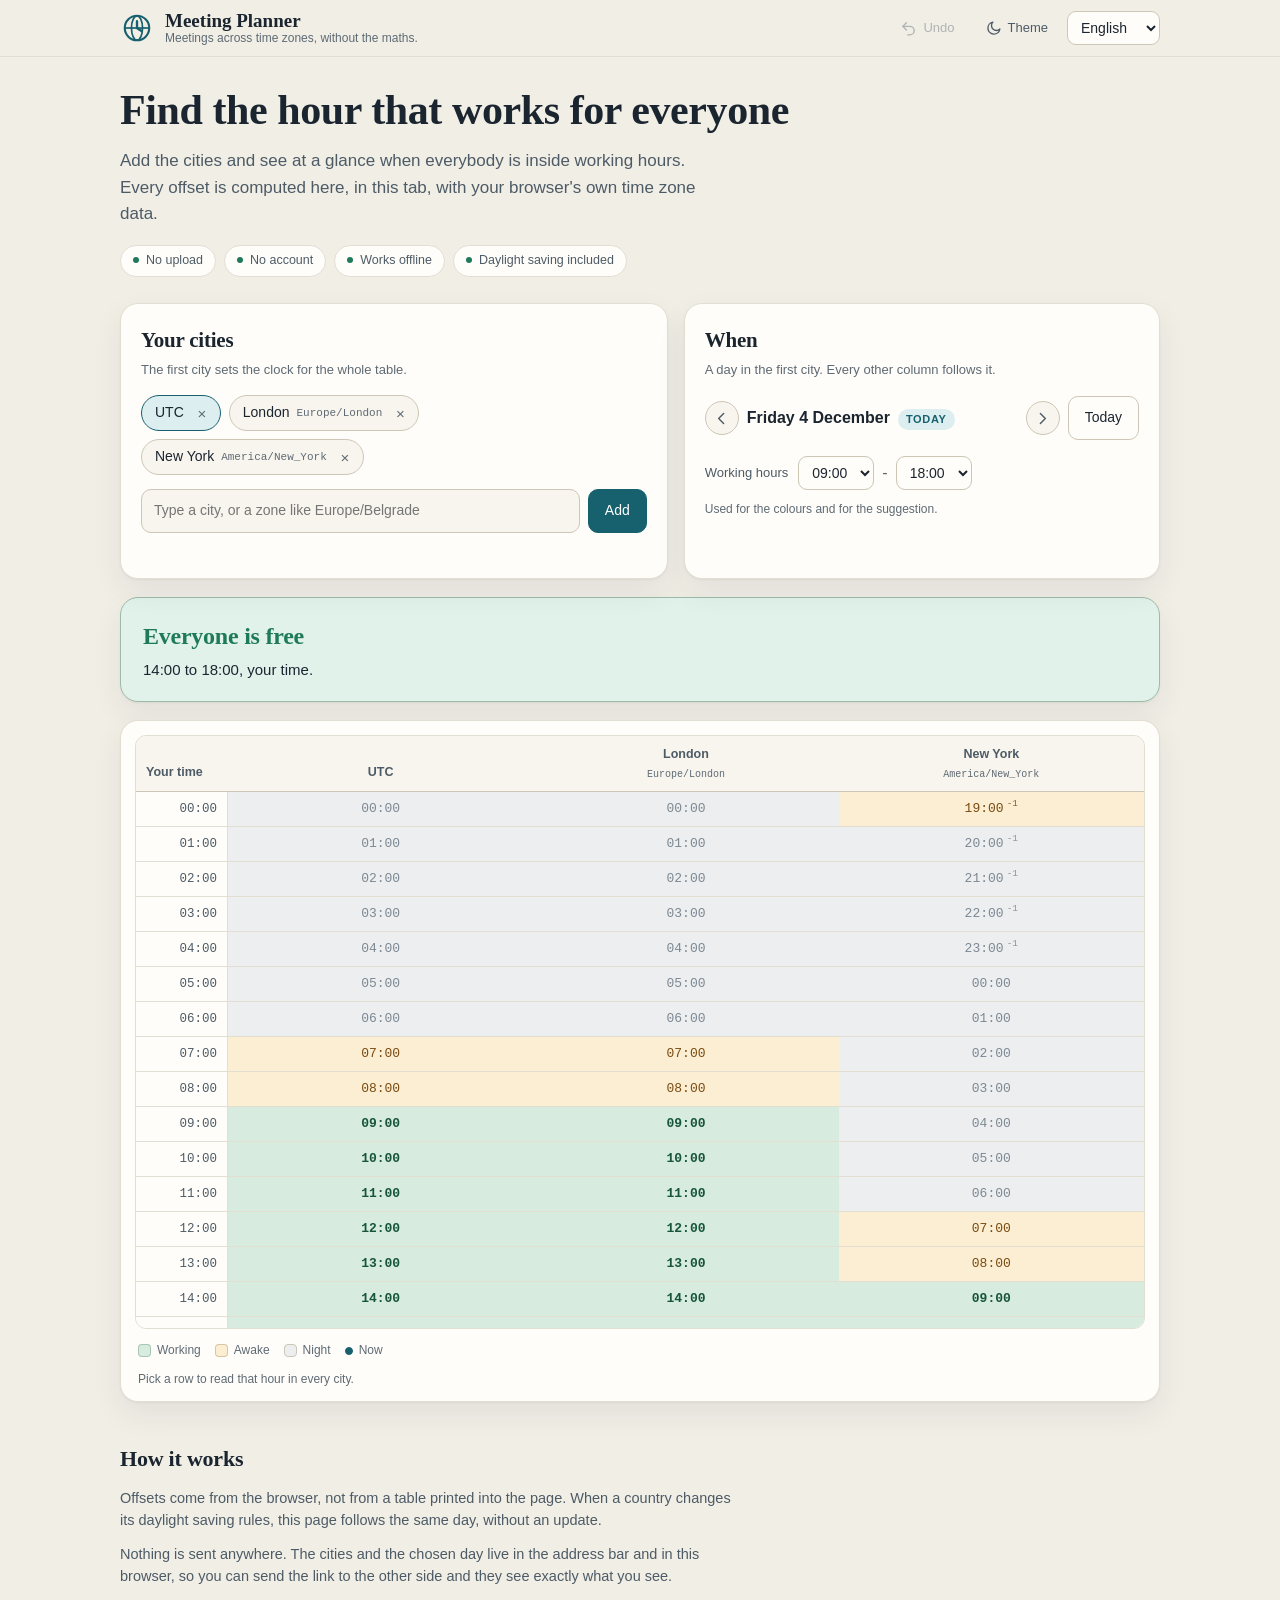
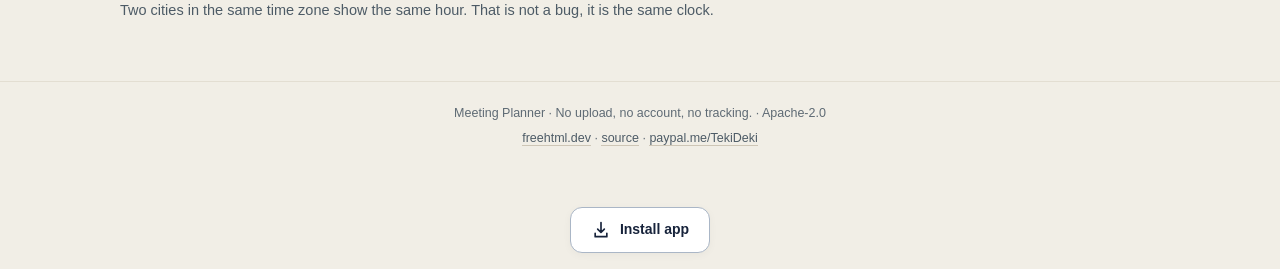
<file: index.html>
<!DOCTYPE html>
<html lang="en" data-version="2">
<head>
<meta charset="utf-8">
<meta http-equiv="Content-Security-Policy" content="default-src 'self'; script-src 'self' 'unsafe-inline'; style-src 'self' 'unsafe-inline'; img-src 'self' data: blob:; font-src 'self' data:; media-src 'self' blob: data:; connect-src 'self'; worker-src 'self' blob:; object-src 'none'; base-uri 'self'; upgrade-insecure-requests">
<!-- CSP prin meta: GitHub Pages nu permite antete HTTP. Fara frame-ancestors/form-action, pe care meta nu le accepta. -->
<meta name="viewport" content="width=device-width, initial-scale=1, viewport-fit=cover">
<meta name="color-scheme" content="light dark">
<meta name="theme-color" content="#17616f">
<title>Meeting Planner · the hour that works for everyone</title>
<meta name="description" content="Add the cities, pick a day, and see when everyone is inside working hours. Daylight saving handled. No upload, no account, nothing leaves the browser.">
<meta name="author" content="Kristian Mario Miskovic (TekiDeki)">
<meta name="robots" content="index, follow">
<link rel="canonical" href="https://tekideki.github.io/Meeting-Planner/">
<meta property="og:type" content="website">
<meta property="og:site_name" content="Meeting Planner">
<meta property="og:title" content="Meeting Planner · the hour that works for everyone">
<meta property="og:description" content="See at a glance when every city is inside working hours. Daylight saving handled, nothing uploaded.">
<meta property="og:url" content="https://tekideki.github.io/Meeting-Planner/">
<meta property="og:image" content="https://tekideki.github.io/Meeting-Planner/screenshots/og.png">
<meta property="og:image:width" content="1200">
<meta property="og:image:height" content="630">
<meta property="og:locale" content="en_GB">
<meta property="og:locale:alternate" content="ro_RO">
<meta property="og:locale:alternate" content="sr_RS">
<meta name="twitter:card" content="summary_large_image">
<meta name="twitter:title" content="Meeting Planner · the hour that works for everyone">
<meta name="twitter:description" content="Add the cities and see when everybody is free. No upload, no account.">
<meta name="twitter:image" content="https://tekideki.github.io/Meeting-Planner/screenshots/og.png">
<link rel="manifest" href="manifest.json">
<link rel="icon" href="favicon.ico" sizes="32x32">
<link rel="icon" href="icons/icon.svg" type="image/svg+xml">
<link rel="apple-touch-icon" href="apple-touch-icon.png">
<style>
/* Meeting Planner · TekiDeki - styles
 * SPDX-License-Identifier: Apache-2.0
 * Copyright 2026 Kristian Mario Miskovic (TekiDeki)
 * No external font, no icon font, no CDN. Everything below is local.
 */

:root {
  --bg: #f1eee6;
  --panel: #fffdf9;
  --panel-2: #f8f5ee;
  --line: #e3ded2;
  --line-strong: #cec6b6;
  --ink: #1b2530;
  --ink-soft: #4d5b66;
  --ink-muted: #5e6a74;
  --accent: #17616f;
  --accent-hover: #124f5b;
  --accent-soft: #dceef0;
  --on-accent: #ffffff;
  --ok: #1f7a5c;
  --ok-soft: #e1f2ea;
  --warn: #a8641a;
  --warn-soft: #f8ecd9;
  --bad: #b3261e;
  --bad-soft: #fbe4e1;

  --cell-work-bg: #d7ecdf;
  --cell-work-ink: #17553a;
  --cell-awake-bg: #fbeed2;
  --cell-awake-ink: #7a4a10;
  --cell-night-bg: #eceef0;
  --cell-night-ink: #7c8892;

  --shadow: 0 1px 2px rgba(27, 37, 48, 0.05), 0 12px 30px rgba(27, 37, 48, 0.07);
  --radius: 18px;
  --radius-sm: 11px;
  --sans: -apple-system, BlinkMacSystemFont, "Segoe UI", Roboto, "Helvetica Neue", Arial, sans-serif;
  --serif: "Iowan Old Style", "Palatino Linotype", Palatino, Georgia, serif;
  --mono: ui-monospace, SFMono-Regular, Menlo, Consolas, "Liberation Mono", monospace;
  color-scheme: light;
}

.theme-dark {
  --bg: #0f1518;
  --panel: #161f23;
  --panel-2: #121a1e;
  --line: #243138;
  --line-strong: #36454d;
  --ink: #e9eff2;
  --ink-soft: #b3c0c7;
  --ink-muted: #81919a;
  --accent: #6cc7d4;
  --accent-hover: #8ad6e0;
  --accent-soft: #14343a;
  --on-accent: #08262b;
  --ok: #5ecfa9;
  --ok-soft: #102e28;
  --warn: #e0a34a;
  --warn-soft: #33270f;
  --bad: #f2978f;
  --bad-soft: #361a18;

  --cell-work-bg: #123a2c;
  --cell-work-ink: #8ee3b8;
  --cell-awake-bg: #38290f;
  --cell-awake-ink: #f0c07a;
  --cell-night-bg: #1a2227;
  --cell-night-ink: #6b7a84;

  --shadow: 0 1px 2px rgba(0, 0, 0, 0.3), 0 16px 34px rgba(0, 0, 0, 0.28);
  color-scheme: dark;
}

* { box-sizing: border-box; }

html { -webkit-text-size-adjust: 100%; }

body {
  margin: 0;
  background: var(--bg);
  color: var(--ink);
  font-family: var(--sans);
  font-size: 16px;
  line-height: 1.55;
  -webkit-font-smoothing: antialiased;
}

h1, h2, h3 { font-family: var(--serif); font-weight: 600; letter-spacing: -0.01em; margin: 0; }
p { margin: 0; }
a { color: var(--accent); }

.sr-only {
  position: absolute; width: 1px; height: 1px; padding: 0; margin: -1px;
  overflow: hidden; clip: rect(0 0 0 0); white-space: nowrap; border: 0;
}

.skip-link {
  position: absolute; left: -9999px; top: 0; z-index: 100;
  background: var(--accent); color: var(--on-accent);
  padding: 10px 16px; border-radius: 0 0 10px 0; text-decoration: none;
}
.skip-link:focus { left: 0; }

/* ------------------------------------------------------------------ topbar */

.topbar {
  position: sticky; top: 0; z-index: 30;
  background: color-mix(in srgb, var(--bg) 88%, transparent);
  backdrop-filter: saturate(160%) blur(10px);
  border-bottom: 1px solid var(--line);
}
.topbar-inner {
  max-width: 1080px; margin: 0 auto; padding: 10px 20px;
  display: flex; align-items: center; justify-content: space-between; gap: 14px;
}
.brand { display: flex; align-items: center; gap: 11px; text-decoration: none; color: inherit; min-width: 0; }
.brand-mark { width: 34px; height: 34px; color: var(--accent); flex: none; }
.brand-mark svg { width: 100%; height: 100%; fill: none; }
.brand-text { display: flex; flex-direction: column; line-height: 1.15; min-width: 0; }
.brand-text > span:first-child { font-family: var(--serif); font-size: 19px; font-weight: 600; }
.brand-tagline { font-size: 12px; color: var(--ink-muted); white-space: nowrap; overflow: hidden; text-overflow: ellipsis; }

.topbar-actions { display: flex; align-items: center; gap: 8px; flex: none; }

.icon-btn {
  display: inline-flex; align-items: center; gap: 6px;
  background: transparent; border: 1px solid transparent; color: var(--ink-soft);
  font: inherit; font-size: 13px; padding: 7px 10px; border-radius: 9px; cursor: pointer;
}
.icon-btn svg { width: 17px; height: 17px; fill: none; stroke: currentColor; stroke-width: 1.9; stroke-linecap: round; stroke-linejoin: round; }
.icon-btn:hover:not(:disabled) { background: var(--panel); border-color: var(--line); color: var(--ink); }
.icon-btn:disabled { opacity: 0.4; cursor: default; }
.theme-sun { display: none; }
.theme-dark .theme-sun { display: block; }
.theme-dark .theme-moon { display: none; }

select {
  font: inherit; font-size: 14px; color: var(--ink);
  background: var(--panel); border: 1px solid var(--line-strong);
  border-radius: 9px; padding: 7px 9px; cursor: pointer;
}

/* -------------------------------------------------------------------- page */

.wrap { max-width: 1080px; margin: 0 auto; padding: 30px 20px 60px; }

.intro { max-width: 720px; }
.intro h1 { font-size: clamp(28px, 4.2vw, 42px); line-height: 1.12; }
.lede { margin-top: 14px; font-size: 17px; color: var(--ink-soft); max-width: 62ch; }

.claims { list-style: none; display: flex; flex-wrap: wrap; gap: 8px; padding: 0; margin: 18px 0 0; }
.claims li {
  font-size: 12.5px; color: var(--ink-soft);
  background: var(--panel); border: 1px solid var(--line);
  border-radius: 999px; padding: 5px 12px;
}
.claims li::before { content: ""; display: inline-block; width: 6px; height: 6px; border-radius: 50%; background: var(--ok); margin-right: 7px; vertical-align: 1px; }

/* ------------------------------------------------------------------ panels */

.panels {
  display: grid; grid-template-columns: 1.15fr 1fr; gap: 16px; margin-top: 26px;
}
.panel {
  background: var(--panel); border: 1px solid var(--line); border-radius: var(--radius);
  padding: 20px 20px 18px; box-shadow: var(--shadow);
}
.panel h2 { font-size: 21px; }
.panel-sub { font-size: 13px; color: var(--ink-muted); margin-top: 4px; }

.chips { display: flex; flex-wrap: wrap; gap: 8px; margin-top: 15px; }
.chip {
  display: inline-flex; align-items: center; gap: 7px;
  background: var(--panel-2); border: 1px solid var(--line-strong);
  border-radius: 999px; padding: 6px 7px 6px 13px; font-size: 14px;
}
.chip:first-child { border-color: var(--accent); background: var(--accent-soft); }
.chip-zone { font-size: 11px; color: var(--ink-muted); font-family: var(--mono); }
.chip-x {
  border: 0; background: transparent; color: var(--ink-muted); cursor: pointer;
  width: 22px; height: 22px; border-radius: 50%; display: grid; place-items: center;
  font-size: 15px; line-height: 1; padding: 0;
}
.theme-dark .chip-x { color: var(--ink-soft); }
.chip-x:hover { background: var(--bad-soft); color: var(--bad); }

.empty { margin-top: 14px; font-size: 13px; color: var(--ink-muted); }

.addrow { display: flex; gap: 8px; margin-top: 14px; }
.addrow input {
  flex: 1; min-width: 0; font: inherit; font-size: 14px; color: var(--ink);
  background: var(--panel-2); border: 1px solid var(--line-strong);
  border-radius: 10px; padding: 10px 12px;
}
.addrow input:focus-visible { outline: 2px solid var(--accent); outline-offset: 1px; border-color: var(--accent); }

.btn {
  font: inherit; font-size: 14px; cursor: pointer;
  border-radius: 10px; padding: 10px 16px; border: 1px solid var(--line-strong);
  background: var(--panel); color: var(--ink);
}
.btn:hover { border-color: var(--accent); color: var(--accent); }
.btn-primary { background: var(--accent); border-color: var(--accent); color: var(--on-accent); }
.btn-primary:hover { background: var(--accent-hover); border-color: var(--accent-hover); color: var(--on-accent); }
.btn-quiet { background: transparent; }
.btn-sm { padding: 7px 13px; font-size: 13px; }

.msg { font-size: 12.5px; min-height: 18px; margin-top: 9px; color: var(--warn); }
.msg.good { color: var(--ok); }

.dayrow { display: flex; align-items: center; gap: 8px; margin-top: 16px; }
.daylabel { flex: 1; display: flex; align-items: baseline; gap: 8px; min-width: 0; }
.daylabel strong { font-size: 16px; font-weight: 600; }
.badge {
  font-size: 11px; text-transform: uppercase; letter-spacing: 0.06em;
  background: var(--accent-soft); color: var(--accent);
  border-radius: 999px; padding: 2px 8px; font-weight: 600;
}
.round-btn {
  width: 34px; height: 34px; flex: none; border-radius: 50%;
  border: 1px solid var(--line-strong); background: var(--panel-2); color: var(--ink-soft);
  display: grid; place-items: center; cursor: pointer; padding: 0;
}
.round-btn svg { width: 17px; height: 17px; fill: none; stroke: currentColor; stroke-width: 2; stroke-linecap: round; stroke-linejoin: round; }
.round-btn:hover { border-color: var(--accent); color: var(--accent); }

.hours { display: flex; align-items: center; gap: 8px; margin-top: 16px; flex-wrap: wrap; }
.hours-label { font-size: 13px; color: var(--ink-soft); margin-right: 2px; }
.dash { color: var(--ink-muted); }
.tiny { font-size: 12px; color: var(--ink-muted); margin-top: 10px; }

/* ------------------------------------------------------------------ result */

.result {
  margin-top: 18px; padding: 20px 22px;
  border-radius: var(--radius); border: 1px solid var(--line);
  background: var(--panel); box-shadow: var(--shadow);
}
.result h2 { font-size: 24px; }
.result p { margin-top: 3px; color: var(--ink-soft); font-size: 15px; }
.result.is-all { background: var(--ok-soft); border-color: color-mix(in srgb, var(--ok) 35%, var(--line)); }
.result.is-all h2 { color: var(--ok); }
.result.is-partial { background: var(--warn-soft); border-color: color-mix(in srgb, var(--warn) 35%, var(--line)); }
.result.is-partial h2 { color: var(--warn); }
.result.is-none { background: var(--bad-soft); border-color: color-mix(in srgb, var(--bad) 32%, var(--line)); }
.result.is-none h2 { color: var(--bad); }
.result.is-all p, .result.is-partial p, .result.is-none p { color: var(--ink); }

/* -------------------------------------------------------------------- grid */

.gridcard {
  margin-top: 18px; scroll-margin-top: 84px; background: var(--panel); border: 1px solid var(--line);
  border-radius: var(--radius); box-shadow: var(--shadow); padding: 14px 14px 12px;
}
.grid-scroll {
  overflow: auto; max-height: min(66vh, 620px);
  border-radius: var(--radius-sm); border: 1px solid var(--line);
  overscroll-behavior: contain;
}
.grid {
  border-collapse: separate; border-spacing: 0; width: 100%; table-layout: fixed;
  font-variant-numeric: tabular-nums;
  /* Columns never squeeze below a readable width: past that the table scrolls
   * sideways inside its own box, which is better than 60px cells. */
  min-width: calc(92px + var(--cols, 3) * 88px);
}

.grid th, .grid td { padding: 0; }

.grid thead th {
  position: sticky; top: 0; z-index: 3;
  background: var(--panel-2); border-bottom: 1px solid var(--line-strong);
  padding: 9px 10px; font-size: 12.5px; font-weight: 600; text-align: center;
  color: var(--ink-soft); white-space: nowrap; vertical-align: bottom;
  overflow: hidden; text-overflow: ellipsis;
}
.grid thead th:first-child { width: 92px; text-align: left; }
.grid thead th .zone { display: block; font-family: var(--mono); font-size: 10px; font-weight: 400; color: var(--ink-muted); margin-top: 2px; }
.grid thead th:first-child { left: 0; z-index: 4; }

.grid tbody th {
  position: sticky; left: 0; z-index: 2;
  background: var(--panel); border-right: 1px solid var(--line);
  border-bottom: 1px solid var(--line);
  padding: 0; font-family: var(--mono); font-size: 12.5px; font-weight: 500;
  color: var(--ink-soft); text-align: right; white-space: nowrap;
}
.hourbtn {
  display: block; width: 100%; height: 34px; padding: 0 10px;
  background: transparent; border: 0; cursor: pointer;
  font: inherit; font-family: var(--mono); font-size: 12.5px; font-weight: 500;
  color: inherit; text-align: right; white-space: nowrap;
}
.hourbtn:hover { color: var(--accent); }
.hourbtn:focus-visible { outline: 2px solid var(--accent); outline-offset: -2px; }
.grid tbody th .nowdot { display: inline-block; width: 6px; height: 6px; border-radius: 50%; background: var(--accent); margin-left: 7px; vertical-align: 1px; }

.grid tbody td { border-bottom: 1px solid var(--line); }
.grid tbody tr:last-child th, .grid tbody tr:last-child td { border-bottom: 0; }

.cell {
  height: 34px; width: 100%; box-sizing: border-box;
  display: flex; align-items: center; justify-content: center; gap: 3px;
  font-family: var(--mono); font-size: 13px; cursor: pointer;
  color: var(--cell-night-ink); background: var(--cell-night-bg);
}
.cell.work { background: var(--cell-work-bg); color: var(--cell-work-ink); font-weight: 600; }
.cell.awake { background: var(--cell-awake-bg); color: var(--cell-awake-ink); }
.cell.night { background: var(--cell-night-bg); color: var(--cell-night-ink); }
.cell:hover { outline: 2px solid var(--accent); outline-offset: -2px; }
.cell:focus-visible { outline: 2px solid var(--accent); outline-offset: -2px; }
.cell .daymark { font-size: 9.5px; opacity: 0.85; align-self: flex-start; margin-top: 5px; }

tr.is-picked th { background: var(--accent-soft); color: var(--accent); }
tr.is-picked .cell { box-shadow: inset 0 0 0 2px var(--accent); }
tr.is-now th::after { content: ""; }

.legend { display: flex; flex-wrap: wrap; gap: 14px; margin-top: 12px; padding: 0 3px; }
.key { display: inline-flex; align-items: center; gap: 6px; font-size: 12px; color: var(--ink-muted); }
.key i { width: 13px; height: 13px; border-radius: 4px; display: inline-block; border: 1px solid var(--line-strong); }
.key-work i { background: var(--cell-work-bg); border-color: color-mix(in srgb, var(--cell-work-ink) 25%, transparent); }
.key-awake i { background: var(--cell-awake-bg); border-color: color-mix(in srgb, var(--cell-awake-ink) 25%, transparent); }
.key-night i { background: var(--cell-night-bg); }
.key-now i { background: var(--accent); border-color: var(--accent); border-radius: 50%; width: 8px; height: 8px; }
.hint { font-size: 12px; color: var(--ink-muted); margin-top: 10px; padding: 0 3px; }

/* ------------------------------------------------------------------ picked */

.picked {
  margin-top: 18px; background: var(--panel); border: 1px solid var(--accent);
  border-radius: var(--radius); box-shadow: var(--shadow); padding: 18px 20px;
}
.picked-head { display: flex; align-items: center; justify-content: space-between; gap: 12px; }
.picked h2 { font-size: 20px; }
.picked-actions { display: flex; gap: 8px; }
.picked-list { list-style: none; margin: 14px 0 0; padding: 0; display: grid; gap: 1px; background: var(--line); border-radius: var(--radius-sm); overflow: hidden; }
.picked-list li {
  display: flex; align-items: baseline; justify-content: space-between; gap: 12px;
  background: var(--panel); padding: 10px 14px;
}
.picked-list .city { font-size: 14px; }
.picked-list .city small { font-family: var(--mono); font-size: 10.5px; color: var(--ink-muted); margin-left: 6px; }
.picked-list .time { font-family: var(--mono); font-size: 15px; font-weight: 600; }
.picked-list .time.is-work { color: var(--ok); }

/* --------------------------------------------------------------------- how */

.how { margin-top: 40px; max-width: 70ch; }
.how h2 { font-size: 22px; }
.how p { margin-top: 11px; color: var(--ink-soft); font-size: 14.5px; }

/* -------------------------------------------------------------------- foot */

.foot { border-top: 1px solid var(--line); padding: 22px 20px 34px; text-align: center; color: var(--ink-muted); font-size: 12.5px; }
.foot p + p { margin-top: 6px; }
.foot a { color: var(--ink-soft); text-decoration: none; border-bottom: 1px solid var(--line-strong); }
.foot a:hover { color: var(--accent); border-color: var(--accent); }

/* ------------------------------------------------------------- responsive */

@media (max-width: 760px) {
  .wrap { padding: 22px 14px 48px; }
  .panels { grid-template-columns: 1fr; }
  .brand-tagline { display: none; }
  .icon-btn span { display: none; }
  .icon-btn { padding: 8px; }
  .grid thead th { padding: 7px 6px; font-size: 11.5px; }
  .grid thead th .zone { display: none; }
  .grid tbody th, .hourbtn { font-size: 11.5px; }
  .hourbtn { padding: 0 7px; height: 38px; }
  .cell { height: 38px; font-size: 12.5px; }
  .result h2 { font-size: 20px; }
  .topbar-inner { padding: 9px 14px; }
}

@media (max-width: 420px) {
  .cell { font-size: 11.5px; }
  .chip-zone { display: none; }
}

@media (prefers-reduced-motion: reduce) {
  * { animation: none !important; transition: none !important; scroll-behavior: auto !important; }
}



  /* regula casei: tinte de atingere pe mobil */
  @media (pointer: coarse), (max-width: 700px) {
    .chip-x { min-height: 34px; display: inline-flex; align-items: center; }
    a { padding-block: 10px; }
  }
</style>
<script type="application/ld+json">
{"@context":"https://schema.org","@type":"WebApplication","name":"Meeting Planner","applicationCategory":"BusinessApplication","operatingSystem":"Any (web browser)","url":"https://tekideki.github.io/Meeting-Planner/","description":"A meeting planner across time zones that runs entirely in the browser. Shows which hour of the day works for every city in the list, with daylight saving handled by the browser's own time zone data.","offers":{"@type":"Offer","price":"0","priceCurrency":"EUR"},"author":{"@type":"Person","name":"Kristian Mario Miskovic","alternateName":"TekiDeki"},"license":"https://www.apache.org/licenses/LICENSE-2.0","isAccessibleForFree":true}
</script>

<style id="ecran-mic">
/* regula casei: ecrane mici (320px) - nimic nu are voie sa iasa din ecran.
   Blocul sta la finalul <head>, deci invinge stilurile de mai sus fara sa le rescrie. */
@media (max-width: 380px) {
  html, body { max-width: 100%; overflow-x: hidden; }
  img, svg, canvas, video, table { max-width: 100%; }
  /* antetul: selectul de limba si butonul de tema se pot strange si trec pe randul urmator */
  header .tools, header .controls, .topbar .tools, .topbar .controls, .tools, .controls { flex-wrap: wrap; min-width: 0; }
  header select, .tools select, .controls select, select#lang, select#lang-select, #lang-select { max-width: 100%; min-width: 0; }
  /* panourile si cardurile se largestesc la cat incape */
  .panel, .card, .sheet, .action, .action-main, .action-side, .source-panel, .panel-heading { min-width: 0; max-width: 100%; }
  .chips, #cityChips { flex-wrap: wrap; }
}
</style>
<style id="tinte-44">
/* regula casei: pe telefon, tinta de atingere are cel putin 44x44px (WCAG 2.5.5, Apple HIG).
   Se aplica doar pe pointer gros sau ecran mic, ca sa nu umfle interfata pe desktop.
   `!important` e intentionat: e un prag de accesibilitate, nu o preferinta de stil, iar
   fiecare unealta are propriile reguli de buton care ar castiga altfel.
   Tabla jocurilor (`.cell`, `.tile`, `.slot`, `.key`) este lasata afara: acolo marimea
   tintei e data de grila, nu de deget, si e tratata in blocul fiecarui joc. */
@media (pointer: coarse), (max-width: 700px) {
  html body :is(button, select, textarea, summary, [role="button"],
      input:not([type="checkbox"]):not([type="radio"]):not([type="file"]):not([type="hidden"]),
      label:has(input[type="checkbox"]), label:has(input[type="radio"]),
      .check, .check-label, .switch, .btn, .button):not(.cell):not(.tile):not(.slot):not(.key) {
    min-height: 44px !important;
  }
  html body :is(button, [role="button"], .btn, .button, .chip, .langbtn, .iconbtn, .icon-btn,
      .btn-icon, .icon-button, .swatch, .switch, .tbtn, .buy, .skip):not(.cell):not(.tile):not(.slot):not(.key) {
    display: inline-flex !important; align-items: center !important; justify-content: center !important;
  }
  html body :is(.iconbtn, .icon-btn, .btn-icon, .icon-button, .langbtn, .theme-toggle, .theme,
      .swatch, .switch, .tbtn, .swap, .play-button, .stop-button, .undo, .buy,
      .nav-btn, .editor-close, .round-btn, .chip-x, .close, .btn-close, .randomize-mini,
      .history > button, .swatches > button) {
    min-width: 44px !important; min-height: 44px !important;
  }
  html body :is(select, input[type="color"], input[type="number"], input[type="text"]) {
    min-width: 44px !important;
  }
  html body :is(input[type="checkbox"], input[type="radio"]) { min-width: 24px !important; min-height: 24px !important; }
  /* legaturile din afara textului curent (antet, subsol, navigatie); cele din propozitie
     ramin legaturi de text, cum spune si exceptia pentru text din WCAG 2.5.5.
     Cardurile-legatura isi pastreaza asezarea, doar inaltimea minima creste. */
  html body a:not(p a):not(li a):not(td a):not(.gcard):not(.card) {
    min-height: 44px !important; min-width: 44px !important;
  }
  html body :is(a.skip, .brand, a.buy) { display: inline-flex !important; align-items: center !important; }
  /* barele care nu incapeau: se asaza pe doua randuri in loc sa iasa din ecran */
  html body :is(nav, .nav, .navbar, .toolbar, .links, footer, .footnotes, .player-controls,
      header, .topbar, .masthead, .app-header,
      .topbar-actions, .header-actions, .hero-actions, .actions, .action-row,
      .btn-row, .button-row, .controls, .controls-row, .filters,
      .topbar-inner, .header-inner, .nav-inner, .bar-inner,
      [class$="-inner"], [class$="-actions"]) {
    flex-wrap: wrap !important;
  }
  html body input[type="range"] { height: 44px !important; }
  /* campurile de fisier sunt suprapuse peste zona de tragere si nu trebuie sa iasa din ea */
  html body :is(input[type="file"], input[type="color"], img, video, canvas) { max-width: 100% !important; }
}
</style>
</head>
<body>

<a class="skip-link" href="#main" data-i18n="skipToContent">Skip to content</a>

<header class="topbar">
  <div class="topbar-inner">
    <a class="brand" href="#main">
      <span class="brand-mark" aria-hidden="true">
        <svg viewBox="0 0 32 32"><circle cx="16" cy="16" r="11.5" fill="none" stroke="currentColor" stroke-width="2"/><ellipse cx="16" cy="16" rx="5.2" ry="11.5" fill="none" stroke="currentColor" stroke-width="1.6"/><path d="M4.5 16h23" fill="none" stroke="currentColor" stroke-width="1.6"/><path d="M16 9.5V16l4.6 3" fill="none" stroke="currentColor" stroke-width="2.2" stroke-linecap="round"/></svg>
      </span>
      <span class="brand-text">
        <span>Meeting Planner</span>
        <span class="brand-tagline" data-i18n="tagline">Meetings across time zones, without the maths.</span>
      </span>
    </a>

    <div class="topbar-actions">
      <button type="button" class="icon-btn" id="undoBtn" disabled data-i18n-title="undoTip" title="Undo the last change to the city list">
        <svg viewBox="0 0 24 24" aria-hidden="true"><path d="M9 14 4 9l5-5"/><path d="M4 9h10a6 6 0 0 1 0 12h-3"/></svg>
        <span data-i18n="undo">Undo</span>
      </button>
      <button type="button" class="icon-btn" id="themeBtn" data-i18n-title="themeToggle" title="Switch light or dark theme">
        <svg class="theme-moon" viewBox="0 0 24 24" aria-hidden="true"><path d="M21 12.8A8.5 8.5 0 1 1 11.2 3a6.8 6.8 0 0 0 9.8 9.8Z"/></svg>
        <svg class="theme-sun" viewBox="0 0 24 24" aria-hidden="true"><circle cx="12" cy="12" r="4"/><path d="M12 2v2M12 20v2M2 12h2M20 12h2M4.9 4.9l1.4 1.4M17.7 17.7l1.4 1.4M19.1 4.9l-1.4 1.4M6.3 17.7l-1.4 1.4"/></svg>
        <span data-i18n="theme">Theme</span>
      </button>
      <label class="sr-only" for="langSelect" data-i18n="language">Language</label>
      <select id="langSelect" aria-label="Language" data-i18n-aria-label="language">
        <option value="en">English</option>
        <option value="ro">Română</option>
        <option value="sr-latn">Srpski</option>
        <option value="sr-cyrl">Српски</option>
      </select>
    </div>
  </div>
</header>

<main id="main" class="wrap">

  <section class="intro">
    <h1 data-i18n="h1">Find the hour that works for everyone</h1>
    <p class="lede" data-i18n="lede">Add the cities and see at a glance when everybody is inside working hours. Every offset is computed here, in this tab, with your browser's own time zone data.</p>
    <ul class="claims">
      <li data-i18n="claimNoUpload">No upload</li>
      <li data-i18n="claimNoAccount">No account</li>
      <li data-i18n="claimOffline">Works offline</li>
      <li data-i18n="claimDst">Daylight saving included</li>
    </ul>
  </section>

  <section class="panels" aria-label="Controls">

    <div class="panel">
      <h2 id="citiesHead" data-i18n="citiesTitle">Your cities</h2>
      <p class="panel-sub" data-i18n="citiesSub">The first city sets the clock for the whole table.</p>
      <div class="chips" id="cityChips"></div>
      <p class="empty" id="cityEmpty" data-i18n="cityEmpty" hidden>No cities yet. Add one to start.</p>
      <form class="addrow" id="cityForm" autocomplete="off">
        <label class="sr-only" for="cityInput" data-i18n="cityInputLabel">City or time zone</label>
        <input type="text" id="cityInput" list="cityList" spellcheck="false"
               placeholder="Type a city, or a zone like Europe/Belgrade"
               data-i18n-placeholder="cityPlaceholder" aria-describedby="cityMsg">
        <datalist id="cityList"></datalist>
        <button type="submit" class="btn btn-primary" data-i18n="addCity">Add</button>
      </form>
      <p class="msg" id="cityMsg" role="status" aria-live="polite"></p>
    </div>

    <div class="panel">
      <h2 id="whenHead" data-i18n="whenTitle">When</h2>
      <p class="panel-sub" data-i18n="whenSub">A day in the first city. Every other column follows it.</p>

      <div class="dayrow">
        <button type="button" class="round-btn" id="prevDayBtn" data-i18n-aria-label="prevDay" data-i18n-title="prevDay" aria-label="Previous day" title="Previous day">
          <svg viewBox="0 0 24 24" aria-hidden="true"><path d="M15 5l-7 7 7 7"/></svg>
        </button>
        <div class="daylabel">
          <strong id="dateLabel">-</strong>
          <span class="badge" id="todayBadge" data-i18n="todayBadge" hidden>Today</span>
        </div>
        <button type="button" class="round-btn" id="nextDayBtn" data-i18n-aria-label="nextDay" data-i18n-title="nextDay" aria-label="Next day" title="Next day">
          <svg viewBox="0 0 24 24" aria-hidden="true"><path d="M9 5l7 7-7 7"/></svg>
        </button>
        <button type="button" class="btn btn-quiet" id="todayBtn" data-i18n="backToday">Today</button>
      </div>

      <div class="hours">
        <span class="hours-label" data-i18n="workHours">Working hours</span>
        <label class="sr-only" for="workFrom" data-i18n="workFrom">From</label>
        <select id="workFrom" aria-label="Working hours start" data-i18n-aria-label="workFrom"></select>
        <span class="dash" aria-hidden="true">-</span>
        <label class="sr-only" for="workTo" data-i18n="workTo">To</label>
        <select id="workTo" aria-label="Working hours end" data-i18n-aria-label="workTo"></select>
      </div>
      <p class="tiny" data-i18n="workNote">Used for the colours and for the suggestion.</p>
    </div>
  </section>

  <section class="result" id="result" aria-live="polite">
    <h2 id="resultTitle">-</h2>
    <p id="resultBody">-</p>
  </section>

  <section class="gridcard">
    <div class="grid-scroll">
      <table class="grid" id="grid" aria-label="Hours against cities" data-i18n-aria-label="gridAria">
        <thead id="gridHead"></thead>
        <tbody id="gridBody"></tbody>
      </table>
    </div>
    <div class="legend">
      <span class="key key-work"><i aria-hidden="true"></i><span data-i18n="legendWork">Working</span></span>
      <span class="key key-awake"><i aria-hidden="true"></i><span data-i18n="legendAwake">Awake</span></span>
      <span class="key key-night"><i aria-hidden="true"></i><span data-i18n="legendNight">Night</span></span>
      <span class="key key-now"><i aria-hidden="true"></i><span data-i18n="legendNow">Now</span></span>
    </div>
    <p class="hint" id="pickHint" data-i18n="pickHint">Pick a row to read that hour in every city.</p>
  </section>

  <section class="picked" id="picked" hidden>
    <div class="picked-head">
      <h2 data-i18n="pickedTitle">At this hour</h2>
      <div class="picked-actions">
        <button type="button" class="btn btn-primary btn-sm" id="copyBtn" data-i18n="copyBtn">Copy</button>
        <button type="button" class="btn btn-quiet btn-sm" id="clearBtn" data-i18n="clearPick">Clear</button>
      </div>
    </div>
    <ul class="picked-list" id="pickedList"></ul>
  </section>

  <section class="how">
    <h2 data-i18n="howTitle">How it works</h2>
    <p data-i18n="howP1">Offsets come from the browser, not from a table printed into the page.</p>
    <p data-i18n="howP2">Nothing is sent anywhere.</p>
    <p data-i18n="howP3">Two cities in the same time zone show the same hour.</p>
  </section>
</main>

<footer class="foot">
  <p><span>Meeting Planner</span> · <span data-i18n="footPrivacy">No upload, no account, no tracking.</span> · <span data-i18n="footLicence">Apache-2.0</span></p>
  <p class="foot-links"><a href="https://freehtml.dev/">freehtml.dev</a> · <a href="https://github.com/TekiDeki/Meeting-Planner">source</a> · <a href="https://paypal.me/TekiDeki">paypal.me/TekiDeki</a></p>
</footer>

<script>
/* Meeting Planner · TekiDeki - time zone engine
 * SPDX-License-Identifier: Apache-2.0
 * Copyright 2026 Kristian Mario Miskovic (TekiDeki)
 *
 * No offset table ships with this file. Every offset comes from the browser's
 * own Intl data, so daylight saving changes are correct on the day the
 * government changes them, including half hour zones such as India and
 * Newfoundland.
 *
 * Pure functions only: no DOM, no network, no clock reads except where an
 * argument says so.
 */
(function (root, factory) {
  if (typeof module === 'object' && module.exports) {
    module.exports = factory();
  } else {
    root.TD_PLANNER = factory();
  }
}(typeof self !== 'undefined' ? self : this, function () {
  'use strict';

  var MINUTE = 60000;
  var DAY_MINUTES = 1440;

  var formatters = Object.create(null);

  /* hourCycle h23 is explicit on purpose: with hour12 false some engines
   * report midnight as "24" and every offset calculation after it is wrong. */
  function formatterFor(zone) {
    var found = formatters[zone];
    if (found) return found;
    found = new Intl.DateTimeFormat('en-GB', {
      timeZone: zone,
      hourCycle: 'h23',
      year: 'numeric', month: '2-digit', day: '2-digit',
      hour: '2-digit', minute: '2-digit', second: '2-digit'
    });
    formatters[zone] = found;
    return found;
  }

  function pad2(value) {
    return (value < 10 ? '0' : '') + value;
  }

  function isValidZone(zone) {
    if (!zone || typeof zone !== 'string') return false;
    try {
      formatterFor(zone).format(new Date(0));
      return true;
    } catch (error) {
      return false;
    }
  }

  /* Wall clock reading for an instant in a zone. */
  function wall(zone, ms) {
    var parts = formatterFor(zone).formatToParts(new Date(ms));
    var out = { year: 0, month: 0, day: 0, hour: 0, minute: 0, second: 0 };
    for (var i = 0; i < parts.length; i += 1) {
      var type = parts[i].type;
      if (type === 'year' || type === 'month' || type === 'day' ||
          type === 'hour' || type === 'minute' || type === 'second') {
        out[type] = parseInt(parts[i].value, 10);
      }
    }
    if (out.hour === 24) out.hour = 0;
    return out;
  }

  function wallKey(zone, ms) {
    var w = wall(zone, ms);
    return w.year + '-' + pad2(w.month) + '-' + pad2(w.day);
  }

  function localMinutes(zone, ms) {
    var w = wall(zone, ms);
    return w.hour * 60 + w.minute;
  }

  function localHour(zone, ms) {
    return wall(zone, ms).hour;
  }

  /* Offset in minutes such that local time = UTC + offset. */
  function zoneOffset(zone, ms) {
    var whole = Math.floor(ms / 1000) * 1000;
    var w = wall(zone, ms);
    var asUtc = Date.UTC(w.year, w.month - 1, w.day, w.hour, w.minute, w.second);
    return Math.round((asUtc - whole) / MINUTE);
  }

  function parseDateKey(key) {
    var parts = String(key).split('-');
    return { year: parseInt(parts[0], 10), month: parseInt(parts[1], 10), day: parseInt(parts[2], 10) };
  }

  function dateKeyOf(year, month, day) {
    return year + '-' + pad2(month) + '-' + pad2(day);
  }

  function addDays(key, count) {
    var p = parseDateKey(key);
    var shifted = new Date(Date.UTC(p.year, p.month - 1, p.day) + count * 86400000);
    return dateKeyOf(shifted.getUTCFullYear(), shifted.getUTCMonth() + 1, shifted.getUTCDate());
  }

  function dayOffsetBetween(fromKey, toKey) {
    var a = parseDateKey(fromKey);
    var b = parseDateKey(toKey);
    return Math.round((Date.UTC(b.year, b.month - 1, b.day) - Date.UTC(a.year, a.month - 1, a.day)) / 86400000);
  }

  /* First instant whose wall date in this zone is on or after `key`.
   *
   * A binary search rather than arithmetic because midnight does not always
   * exist: several zones have skipped 00:00 on a DST switch, so "start of day"
   * has to be discovered, not calculated. */
  function dayStartUtc(zone, key) {
    var p = parseDateKey(key);
    var naive = Date.UTC(p.year, p.month - 1, p.day);
    var low = naive - 16 * 60 * MINUTE;
    var high = naive + 16 * 60 * MINUTE;
    if (wallKey(zone, high) < key) return high;
    while (high - low > MINUTE) {
      var mid = low + Math.floor((high - low) / MINUTE / 2) * MINUTE;
      if (mid <= low) mid = low + MINUTE;
      if (wallKey(zone, mid) >= key) high = mid;
      else low = mid;
    }
    return high;
  }

  function nowKey(zone, nowMs) {
    return wallKey(zone, nowMs);
  }

  function hhmm(minutes) {
    var value = ((Math.round(minutes) % DAY_MINUTES) + DAY_MINUTES) % DAY_MINUTES;
    return pad2(Math.floor(value / 60)) + ':' + pad2(value % 60);
  }

  function inRange(minute, start, end) {
    var a = ((start % DAY_MINUTES) + DAY_MINUTES) % DAY_MINUTES;
    var b = ((end % DAY_MINUTES) + DAY_MINUTES) % DAY_MINUTES;
    if (a === b) return false;
    if (a < b) return minute >= a && minute < b;
    return minute >= a || minute < b;
  }

  var WORK = 'work';
  var AWAKE = 'awake';
  var NIGHT = 'night';

  /* Three bands: working hours, awake but off work, sleep. The awake band is
   * two hours wider on each side. */
  function classify(minute, workStart, workEnd) {
    var start = workStart * 60;
    var end = workEnd * 60;
    if (inRange(minute, start, end)) return WORK;
    if (inRange(minute, start - 120, end + 120)) return AWAKE;
    return NIGHT;
  }

  function zoneLabel(zone) {
    return zone ? zone.replace(/_/g, ' ') : '';
  }

  /* Cross zone reading at one instant. */
  function reading(zone, ms, homeZone, homeKey) {
    var minutes = localMinutes(zone, ms);
    var key = wallKey(zone, ms);
    return {
      zone: zone,
      label: hhmm(minutes),
      minutes: minutes,
      dateKey: key,
      dayOffset: homeKey ? dayOffsetBetween(homeKey, key) : 0
    };
  }

  /* Rows of the grid: 24 hourly instants from home midnight.
   * Labels are read back from the real instant, so on a spring forward day the
   * 02:00 row simply does not appear instead of showing invented data. */
  function rows(homeZone, homeKey, nowMs) {
    var start = dayStartUtc(homeZone, homeKey);
    var list = [];
    var now = typeof nowMs === 'number' ? nowMs : null;
    for (var i = 0; i < 24; i += 1) {
      var at = start + i * 60 * MINUTE;
      list.push({
        index: i,
        at: at,
        hour: localHour(homeZone, at),
        minute: localMinutes(homeZone, at),
        label: hhmm(localMinutes(homeZone, at)),
        isNow: now !== null && now >= at && now < at + 60 * MINUTE
      });
    }
    return list;
  }

  /* Best window where every city is inside working hours.
   *
   * Searched at quarter hour steps: a 30 minute grid can add 15 minutes past
   * Kathmandu's closing time or lose the first valid 15 minutes in Chatham. */
  function overlap(zones, options) {
    var opts = options || {};
    var homeKey = opts.dateKey;
    var homeZone = opts.homeZone;
    var workStart = typeof opts.workStart === 'number' ? opts.workStart : 9;
    var workEnd = typeof opts.workEnd === 'number' ? opts.workEnd : 18;
    var step = opts.step || 15;

    var start = dayStartUtc(homeZone, homeKey);
    var slots = [];
    for (var i = 0; i < DAY_MINUTES; i += step) {
      var at = start + i * MINUTE;
      var inWork = 0;
      for (var z = 0; z < zones.length; z += 1) {
        if (classify(localMinutes(zones[z], at), workStart, workEnd) === WORK) inWork += 1;
      }
      slots.push({ at: at, inWork: inWork, all: inWork === zones.length });
    }

    function runs(predicate) {
      var found = [];
      var open = null;
      for (var s = 0; s < slots.length; s += 1) {
        if (predicate(slots[s])) {
          if (!open) open = { from: s, to: s + 1 };
          else open.to = s + 1;
        } else if (open) {
          found.push(open);
          open = null;
        }
      }
      if (open) found.push(open);
      return found;
    }

    function longest(list) {
      var best = null;
      for (var i = 0; i < list.length; i += 1) {
        if (!best || (list[i].to - list[i].from) > (best.to - best.from)) best = list[i];
      }
      return best;
    }

    function windowOf(run) {
      var first = slots[run.from].at;
      var last = slots[run.to - 1].at + step * MINUTE;
      return {
        from: first,
        to: last,
        minutes: Math.round((last - first) / MINUTE),
        startLabel: hhmm(localMinutes(homeZone, first)),
        endLabel: hhmm(localMinutes(homeZone, last)),
        rows: zones.map(function (zone) {
          return {
            zone: zone,
            label: zoneLabel(zone),
            start: hhmm(localMinutes(zone, first)),
            end: hhmm(localMinutes(zone, last)),
            dayOffset: dayOffsetBetween(homeKey, wallKey(zone, first))
          };
        })
      };
    }

    var full = longest(runs(function (slot) { return slot.all; }));
    if (full) {
      var one = windowOf(full);
      one.kind = 'all';
      one.citiesInWork = zones.length;
      return one;
    }

    var most = 0;
    for (var s = 0; s < slots.length; s += 1) {
      if (slots[s].inWork > most) most = slots[s].inWork;
    }
    if (most === 0) {
      return { kind: 'none', minutes: 0, citiesInWork: 0, rows: [] };
    }
    var partial = longest(runs(function (slot) { return slot.inWork === most; }));
    var two = windowOf(partial);
    two.kind = 'partial';
    two.citiesInWork = most;
    return two;
  }

  function dayNameIndex(key) {
    var p = parseDateKey(key);
    return new Date(Date.UTC(p.year, p.month - 1, p.day)).getUTCDay();
  }

  /* Cities travel through the URL as "zone~Name" pairs. Two cities can share
   * a zone (Milan and Rome do), and the row has to keep the name the person
   * picked, so the zone alone is not enough. */
  function parseCities(value) {
    if (!value) return [];
    var seen = Object.create(null);
    var out = [];
    String(value).split(',').forEach(function (part) {
      var bits = part.split('~');
      var zone = decodeURIComponent(bits[0] || '').trim();
      var name = decodeURIComponent((bits[1] || '').replace(/\+/g, ' ')).trim();
      if (!zone || seen[zone] || !isValidZone(zone)) return;
      seen[zone] = true;
      out.push({ zone: zone, name: name || zoneLabel(zone) });
    });
    return out;
  }

  function encodeCities(cities) {
    return (cities || []).map(function (city) {
      var zone = typeof city === 'string' ? city : city.zone;
      var name = typeof city === 'string' ? '' : city.name;
      var label = name && name !== zoneLabel(zone) ? '~' + encodeURIComponent(name).replace(/%20/g, '+') : '';
      return encodeURIComponent(zone) + label;
    }).join(',');
  }

  function encodeState(state) {
    return [
      'z=' + encodeCities(state.cities || state.zones || []),
      'd=' + state.dateKey,
      's=' + state.workStart,
      'e=' + state.workEnd
    ].join('&');
  }

  function decodeState(hash) {
    var raw = String(hash || '').replace(/^#/, '');
    if (!raw) return null;
    var out = { cities: null, dateKey: null, workStart: null, workEnd: null };
    raw.split('&').forEach(function (pair) {
      var index = pair.indexOf('=');
      if (index < 0) return;
      var key = pair.slice(0, index);
      var value = pair.slice(index + 1);
      if (key === 'z') out.cities = parseCities(value);
      else if (key === 'd' && /^\d{4}-\d{2}-\d{2}$/.test(value)) out.dateKey = value;
      else if (key === 's') out.workStart = parseInt(value, 10);
      else if (key === 'e') out.workEnd = parseInt(value, 10);
    });
    if (out.cities && !out.cities.length) out.cities = null;
    return out;
  }

  var ENGINE = {
    MINUTE: MINUTE,
    WORK: WORK,
    AWAKE: AWAKE,
    NIGHT: NIGHT,
    wall: wall,
    wallKey: wallKey,
    localMinutes: localMinutes,
    localHour: localHour,
    zoneOffset: zoneOffset,
    dayStartUtc: dayStartUtc,
    addDays: addDays,
    dateKeyOf: dateKeyOf,
    dayOffsetBetween: dayOffsetBetween,
    nowKey: nowKey,
    hhmm: hhmm,
    inRange: inRange,
    classify: classify,
    reading: reading,
    rows: rows,
    overlap: overlap,
    dayNameIndex: dayNameIndex,
    parseCities: parseCities,
    encodeCities: encodeCities,
    encodeState: encodeState,
    decodeState: decodeState,
    isValidZone: isValidZone,
    zoneLabel: zoneLabel
  };

  return ENGINE;
}));
</script>
<script>
/* Meeting Planner · TekiDeki - city list
 * SPDX-License-Identifier: Apache-2.0
 * Copyright 2026 Kristian Mario Miskovic (TekiDeki)
 *
 * A short list of well known cities, plus the rule that any IANA zone can be
 * typed by hand. Shipping a full city database would add megabytes and go
 * stale; the browser already knows every zone and every offset.
 *
 * Names stay in their common English form in every language: they are proper
 * nouns, and transliterating Tokyo into three scripts helps nobody.
 */
(function (root, factory) {
  if (typeof module === 'object' && module.exports) {
    module.exports = factory();
  } else {
    root.TD_CITIES = factory();
  }
}(typeof self !== 'undefined' ? self : this, function () {
  'use strict';

  var RAW = [
    ['Belgrade', 'Europe/Belgrade', 'RS'],
    ['Zagreb', 'Europe/Zagreb', 'HR'],
    ['Sarajevo', 'Europe/Sarajevo', 'BA'],
    ['Skopje', 'Europe/Skopje', 'MK'],
    ['Podgorica', 'Europe/Podgorica', 'ME'],
    ['Ljubljana', 'Europe/Ljubljana', 'SI'],
    ['Budapest', 'Europe/Budapest', 'HU'],
    ['Bucharest', 'Europe/Bucharest', 'RO'],
    ['Sofia', 'Europe/Sofia', 'BG'],
    ['Athens', 'Europe/Athens', 'GR'],
    ['Istanbul', 'Europe/Istanbul', 'TR'],
    ['Vienna', 'Europe/Vienna', 'AT'],
    ['Berlin', 'Europe/Berlin', 'DE'],
    ['Zurich', 'Europe/Zurich', 'CH'],
    ['Prague', 'Europe/Prague', 'CZ'],
    ['Bratislava', 'Europe/Bratislava', 'SK'],
    ['Warsaw', 'Europe/Warsaw', 'PL'],
    ['Kyiv', 'Europe/Kyiv', 'UA'],
    ['Moscow', 'Europe/Moscow', 'RU'],
    ['Minsk', 'Europe/Minsk', 'BY'],
    ['Chisinau', 'Europe/Chisinau', 'MD'],
    ['Tirana', 'Europe/Tirane', 'AL'],
    ['London', 'Europe/London', 'GB'],
    ['Dublin', 'Europe/Dublin', 'IE'],
    ['Lisbon', 'Europe/Lisbon', 'PT'],
    ['Madrid', 'Europe/Madrid', 'ES'],
    ['Paris', 'Europe/Paris', 'FR'],
    ['Amsterdam', 'Europe/Amsterdam', 'NL'],
    ['Brussels', 'Europe/Brussels', 'BE'],
    ['Luxembourg', 'Europe/Luxembourg', 'LU'],
    ['Copenhagen', 'Europe/Copenhagen', 'DK'],
    ['Stockholm', 'Europe/Stockholm', 'SE'],
    ['Oslo', 'Europe/Oslo', 'NO'],
    ['Helsinki', 'Europe/Helsinki', 'FI'],
    ['Tallinn', 'Europe/Tallinn', 'EE'],
    ['Riga', 'Europe/Riga', 'LV'],
    ['Vilnius', 'Europe/Vilnius', 'LT'],
    ['Rome', 'Europe/Rome', 'IT'],
    ['Milan', 'Europe/Rome', 'IT'],
    ['Valletta', 'Europe/Malta', 'MT'],
    ['Reykjavik', 'Atlantic/Reykjavik', 'IS'],
    ['Nicosia', 'Asia/Nicosia', 'CY'],
    ['Tbilisi', 'Asia/Tbilisi', 'GE'],
    ['Yerevan', 'Asia/Yerevan', 'AM'],
    ['Baku', 'Asia/Baku', 'AZ'],
    ['Casablanca', 'Africa/Casablanca', 'MA'],
    ['Algiers', 'Africa/Algiers', 'DZ'],
    ['Tunis', 'Africa/Tunis', 'TN'],
    ['Cairo', 'Africa/Cairo', 'EG'],
    ['Lagos', 'Africa/Lagos', 'NG'],
    ['Accra', 'Africa/Accra', 'GH'],
    ['Nairobi', 'Africa/Nairobi', 'KE'],
    ['Addis Ababa', 'Africa/Addis_Ababa', 'ET'],
    ['Johannesburg', 'Africa/Johannesburg', 'ZA'],
    ['Cape Town', 'Africa/Johannesburg', 'ZA'],
    ['Dubai', 'Asia/Dubai', 'AE'],
    ['Riyadh', 'Asia/Riyadh', 'SA'],
    ['Doha', 'Asia/Qatar', 'QA'],
    ['Kuwait City', 'Asia/Kuwait', 'KW'],
    ['Tel Aviv', 'Asia/Jerusalem', 'IL'],
    ['Beirut', 'Asia/Beirut', 'LB'],
    ['Amman', 'Asia/Amman', 'JO'],
    ['Baghdad', 'Asia/Baghdad', 'IQ'],
    ['Tehran', 'Asia/Tehran', 'IR'],
    ['Karachi', 'Asia/Karachi', 'PK'],
    ['Mumbai', 'Asia/Kolkata', 'IN'],
    ['Delhi', 'Asia/Kolkata', 'IN'],
    ['Bengaluru', 'Asia/Kolkata', 'IN'],
    ['Colombo', 'Asia/Colombo', 'LK'],
    ['Kathmandu', 'Asia/Kathmandu', 'NP'],
    ['Dhaka', 'Asia/Dhaka', 'BD'],
    ['Yangon', 'Asia/Yangon', 'MM'],
    ['Bangkok', 'Asia/Bangkok', 'TH'],
    ['Hanoi', 'Asia/Ho_Chi_Minh', 'VN'],
    ['Jakarta', 'Asia/Jakarta', 'ID'],
    ['Singapore', 'Asia/Singapore', 'SG'],
    ['Kuala Lumpur', 'Asia/Kuala_Lumpur', 'MY'],
    ['Manila', 'Asia/Manila', 'PH'],
    ['Hong Kong', 'Asia/Hong_Kong', 'HK'],
    ['Shanghai', 'Asia/Shanghai', 'CN'],
    ['Beijing', 'Asia/Shanghai', 'CN'],
    ['Taipei', 'Asia/Taipei', 'TW'],
    ['Seoul', 'Asia/Seoul', 'KR'],
    ['Tokyo', 'Asia/Tokyo', 'JP'],
    ['Ulaanbaatar', 'Asia/Ulaanbaatar', 'MN'],
    ['Perth', 'Australia/Perth', 'AU'],
    ['Sydney', 'Australia/Sydney', 'AU'],
    ['Melbourne', 'Australia/Melbourne', 'AU'],
    ['Brisbane', 'Australia/Brisbane', 'AU'],
    ['Auckland', 'Pacific/Auckland', 'NZ'],
    ['Honolulu', 'Pacific/Honolulu', 'US'],
    ['Anchorage', 'America/Anchorage', 'US'],
    ['Vancouver', 'America/Vancouver', 'CA'],
    ['Calgary', 'America/Edmonton', 'CA'],
    ['Toronto', 'America/Toronto', 'CA'],
    ['Montreal', 'America/Toronto', 'CA'],
    ['New York', 'America/New_York', 'US'],
    ['Boston', 'America/New_York', 'US'],
    ['Washington DC', 'America/New_York', 'US'],
    ['Chicago', 'America/Chicago', 'US'],
    ['Austin', 'America/Chicago', 'US'],
    ['Denver', 'America/Denver', 'US'],
    ['Phoenix', 'America/Phoenix', 'US'],
    ['Los Angeles', 'America/Los_Angeles', 'US'],
    ['San Francisco', 'America/Los_Angeles', 'US'],
    ['Seattle', 'America/Los_Angeles', 'US'],
    ['Mexico City', 'America/Mexico_City', 'MX'],
    ['Bogota', 'America/Bogota', 'CO'],
    ['Lima', 'America/Lima', 'PE'],
    ['Santiago', 'America/Santiago', 'CL'],
    ['Buenos Aires', 'America/Argentina/Buenos_Aires', 'AR'],
    ['Montevideo', 'America/Montevideo', 'UY'],
    ['Sao Paulo', 'America/Sao_Paulo', 'BR'],
    ['Rio de Janeiro', 'America/Sao_Paulo', 'BR'],
    ['Caracas', 'America/Caracas', 'VE'],
    ['Panama City', 'America/Panama', 'PA'],
    ['Havana', 'America/Havana', 'CU']
  ];

  var CITIES = RAW.map(function (row) {
    return { name: row[0], zone: row[1], country: row[2] };
  });

  /* Accent and case insensitive match, so "sao paulo" finds "Sao Paulo" and
   * "novi sad" style typing does not need the exact spelling. */
  function normalise(text) {
    var lower = String(text || '').toLowerCase();
    if (lower.normalize) {
      lower = lower.normalize('NFD').replace(/[\u0300-\u036f]/g, '');
    }
    return lower.replace(/[^a-z0-9]+/g, ' ').trim();
  }

  function findCity(name) {
    var wanted = normalise(name);
    if (!wanted) return null;
    for (var i = 0; i < CITIES.length; i += 1) {
      if (normalise(CITIES[i].name) === wanted) return CITIES[i];
    }
    return null;
  }

  function findByNameOrZone(value) {
    var raw = String(value || '').trim();
    if (!raw) return null;
    var byName = findCity(raw);
    if (byName) return byName;
    for (var i = 0; i < CITIES.length; i += 1) {
      if (CITIES[i].zone === raw) return CITIES[i];
    }
    return null;
  }

  function search(query, limit) {
    var wanted = normalise(query);
    var max = limit || 8;
    if (!wanted) return CITIES.slice(0, max);
    var starts = [];
    var contains = [];
    for (var i = 0; i < CITIES.length; i += 1) {
      var name = normalise(CITIES[i].name);
      if (name.indexOf(wanted) === 0) starts.push(CITIES[i]);
      else if (name.indexOf(wanted) > 0) contains.push(CITIES[i]);
    }
    return starts.concat(contains).slice(0, max);
  }

  function byZone(zone) {
    for (var i = 0; i < CITIES.length; i += 1) {
      if (CITIES[i].zone === zone) return CITIES[i];
    }
    return null;
  }

  return {
    list: CITIES,
    findCity: findCity,
    findByNameOrZone: findByNameOrZone,
    byZone: byZone,
    search: search,
    normalise: normalise
  };
}));
</script>
<script>
/* Generated by build.py from src/i18n/locales.json. Do not edit. */
window.TD_LOCALES = {
  "en": {"addCity": "Add", "backToday": "Today", "bestAllBody": "{start} to {end}, your time.", "bestAllTitle": "Everyone is free", "bestNoneBody": "No hour has everybody awake. Split the meeting in two.", "bestNoneTitle": "Nothing lines up", "bestPartialBody": "Closest is {count} of {total} cities inside working hours.", "bestPartialTitle": "No hour fits everyone", "citiesSub": "The first city sets the clock for the whole table.", "citiesTitle": "Your cities", "cityDuplicate": "{city} is already in the list.", "cityEmpty": "No cities yet. Add one to start.", "cityInputLabel": "City or time zone", "cityLimit": "Eight cities is the limit, otherwise the table stops being readable.", "cityPlaceholder": "Type a city, or a zone like Europe/Belgrade", "cityUnknown": "\"{query}\" is not a city or a time zone I can find.", "claimDst": "Daylight saving included", "claimNoAccount": "No account", "claimNoUpload": "No upload", "claimOffline": "Works offline", "clearPick": "Clear", "copiedBtn": "Copied", "copyBtn": "Copy", "footLicence": "Apache-2.0", "footPrivacy": "No upload, no account, no tracking.", "gridAria": "Hours against cities", "gridCorner": "Your time", "h1": "Find the hour that works for everyone", "howP1": "Offsets come from the browser, not from a table printed into the page. When a country changes its daylight saving rules, this page follows the same day, without an update.", "howP2": "Nothing is sent anywhere. The cities and the chosen day live in the address bar and in this browser, so you can send the link to the other side and they see exactly what you see.", "howP3": "Two cities in the same time zone show the same hour. That is not a bug, it is the same clock.", "howTitle": "How it works", "language": "Language", "lede": "Add the cities and see at a glance when everybody is inside working hours. Every offset is computed here, in this tab, with your browser's own time zone data.", "legendAwake": "Awake", "legendNight": "Night", "legendNow": "Now", "legendWork": "Working", "nextDay": "Next day", "pickHint": "Pick a row to read that hour in every city.", "pickedTitle": "At this hour", "prevDay": "Previous day", "removeCity": "Remove {city}", "shareHeader": "{day} at {time}, {city} time", "skipToContent": "Skip to content", "tagline": "Meetings across time zones, without the maths.", "theme": "Theme", "themeToggle": "Switch light or dark theme", "todayBadge": "Today", "undo": "Undo", "undoTip": "Undo the last change to the city list", "whenSub": "A day in the first city. Every other column follows it.", "whenTitle": "When", "workFrom": "From", "workHours": "Working hours", "workNote": "Used for the colours and for the suggestion.", "workTo": "To"},
  "ro": {"addCity": "Adaugă", "backToday": "Azi", "bestAllBody": "De la {start} la {end}, ora ta.", "bestAllTitle": "Toți sunt liberi", "bestNoneBody": "Nu există nicio oră în care toți să fie treji. Împarte întâlnirea în două.", "bestNoneTitle": "Nimic nu se aliniază", "bestPartialBody": "Cel mai aproape: {count} din {total} orașe în program.", "bestPartialTitle": "Nicio oră nu se potrivește tuturor", "citiesSub": "Primul oraș dă ceasul pentru tot tabelul.", "citiesTitle": "Orașele tale", "cityDuplicate": "{city} e deja în listă.", "cityEmpty": "Niciun oraș încă. Adaugă unul ca să începi.", "cityInputLabel": "Oraș sau fus orar", "cityLimit": "Opt orașe e limita, altfel tabelul nu mai e lizibil.", "cityPlaceholder": "Scrie un oraș, sau o zonă ca Europe/Belgrade", "cityUnknown": "\"{query}\" nu e un oraș sau un fus orar cunoscut.", "claimDst": "Ora de vară inclusă", "claimNoAccount": "Fără cont", "claimNoUpload": "Fără încărcare", "claimOffline": "Merge offline", "clearPick": "Golește", "copiedBtn": "Copiat", "copyBtn": "Copiază", "footLicence": "Apache-2.0", "footPrivacy": "Fără încărcare, fără cont, fără urmărire.", "gridAria": "Ore față de orașe", "gridCorner": "Ora ta", "h1": "Găsește ora care merge pentru toți", "howP1": "Diferențele de fus vin din browser, nu dintr-un tabel scris în pagină. Când o țară își schimbă regulile de oră de vară, pagina se aliniază în aceeași zi, fără nicio actualizare.", "howP2": "Nimic nu pleacă nicăieri. Orașele și ziua aleasă stau în bara de adrese și în acest browser, deci poți trimite linkul celeilalte părți și vede exact ce vezi tu.", "howP3": "Două orașe în același fus orar arată aceeași oră. Nu e o eroare, e același ceas.", "howTitle": "Cum funcționează", "language": "Limba", "lede": "Adaugă orașele și vezi dintr-o privire când toată lumea e în program. Fiecare diferență de fus se calculează aici, în acest tab, cu datele de fus orar din browserul tău.", "legendAwake": "Treaz", "legendNight": "Noapte", "legendNow": "Acum", "legendWork": "Program", "nextDay": "Ziua următoare", "pickHint": "Atinge un rând ca să vezi ora aceea în fiecare oraș.", "pickedTitle": "La ora asta", "prevDay": "Ziua anterioară", "removeCity": "Elimină {city}", "shareHeader": "{day}, ora {time}, timpul din {city}", "skipToContent": "Sari la conținut", "tagline": "Întâlniri peste fusuri orare, fără calcule.", "theme": "Tema", "themeToggle": "Comută tema deschisă sau închisă", "todayBadge": "Azi", "undo": "Anulează", "undoTip": "Anulează ultima schimbare din lista de orașe", "whenSub": "O zi în primul oraș. Restul coloanelor o urmează.", "whenTitle": "Când", "workFrom": "De la", "workHours": "Ore de lucru", "workNote": "Folosit pentru culori și pentru sugestie.", "workTo": "Până la"},
  "sr-latn": {"addCity": "Dodaj", "backToday": "Danas", "bestAllBody": "Od {start} do {end}, tvoje vreme.", "bestAllTitle": "Svi su slobodni", "bestNoneBody": "Nema časa u kome su svi budni. Podeli sastanak na dva.", "bestNoneTitle": "Ništa se ne poklapa", "bestPartialBody": "Najbliže: {count} od {total} gradova u radnom vremenu.", "bestPartialTitle": "Nijedan čas ne odgovara svima", "citiesSub": "Prvi grad daje čas za celu tabelu.", "citiesTitle": "Tvoji gradovi", "cityDuplicate": "{city} je već na listi.", "cityEmpty": "Još nema gradova. Dodaj jedan da počneš.", "cityInputLabel": "Grad ili vremenska zona", "cityLimit": "Osam gradova je granica, inače tabela prestaje da bude čitljiva.", "cityPlaceholder": "Upiši grad, ili zonu kao Europe/Belgrade", "cityUnknown": "\"{query}\" nije grad ni vremenska zona koju mogu da nađem.", "claimDst": "Letnje vreme uračunato", "claimNoAccount": "Bez naloga", "claimNoUpload": "Bez otpremanja", "claimOffline": "Radi offline", "clearPick": "Očisti", "copiedBtn": "Kopirano", "copyBtn": "Kopiraj", "footLicence": "Apache-2.0", "footPrivacy": "Bez otpremanja, bez naloga, bez praćenja.", "gridAria": "Časovi prema gradovima", "gridCorner": "Tvoje vreme", "h1": "Nađi čas koji svima odgovara", "howP1": "Razlike u zonama dolaze iz pregledača, a ne iz tabele upisane u stranicu. Kada neka zemlja promeni pravila letnjeg vremena, stranica se uskladi istog dana, bez ikakvog ažuriranja.", "howP2": "Ništa se nigde ne šalje. Gradovi i izabrani dan stoje u adresnoj traci i u ovom pregledaču, pa možeš da pošalješ link drugoj strani i ona vidi tačno ono što vidiš ti.", "howP3": "Dva grada u istoj vremenskoj zoni pokazuju isti čas. To nije greška, to je isti sat.", "howTitle": "Kako radi", "language": "Jezik", "lede": "Dodaj gradove i vidi na prvi pogled kada su svi u radnom vremenu. Svaka razlika u zoni se računa ovde, u ovom tabu, sa podacima o zonama iz tvog pregledača.", "legendAwake": "Budan", "legendNight": "Noć", "legendNow": "Sada", "legendWork": "Radno", "nextDay": "Sledeći dan", "pickHint": "Dodirni red da vidiš taj čas u svakom gradu.", "pickedTitle": "U ovom času", "prevDay": "Prethodni dan", "removeCity": "Ukloni {city}", "shareHeader": "{day} u {time}, vreme za {city}", "skipToContent": "Pređi na sadržaj", "tagline": "Sastanci preko vremenskih zona, bez računanja.", "theme": "Tema", "themeToggle": "Prebaci svetlu ili tamnu temu", "todayBadge": "Danas", "undo": "Poništi", "undoTip": "Poništi poslednju izmenu liste gradova", "whenSub": "Jedan dan u prvom gradu. Ostale kolone ga prate.", "whenTitle": "Kada", "workFrom": "Od", "workHours": "Radno vreme", "workNote": "Koristi se za boje i za predlog.", "workTo": "Do"},
  "sr-cyrl": {"addCity": "Додај", "backToday": "Данас", "bestAllBody": "Од {start} до {end}, твоје време.", "bestAllTitle": "Сви су слободни", "bestNoneBody": "Нема часа у коме су сви будни. Подели састанак на два.", "bestNoneTitle": "Ништа се не поклапа", "bestPartialBody": "Најближе: {count} од {total} градова у радном времену.", "bestPartialTitle": "Ниједан час не одговара свима", "citiesSub": "Први град даје час за целу табелу.", "citiesTitle": "Твоји градови", "cityDuplicate": "{city} је већ на листи.", "cityEmpty": "Још нема градова. Додај један да почнеш.", "cityInputLabel": "Град или временска зона", "cityLimit": "Осам градова је граница, иначе табела престаје да буде читљива.", "cityPlaceholder": "Упиши град, или зону као Europe/Belgrade", "cityUnknown": "\"{query}\" није град ни временска зона коју могу да нађем.", "claimDst": "Летње време урачунато", "claimNoAccount": "Без налога", "claimNoUpload": "Без отпремања", "claimOffline": "Ради оффлине", "clearPick": "Очисти", "copiedBtn": "Копирано", "copyBtn": "Копирај", "footLicence": "Apache-2.0", "footPrivacy": "Без отпремања, без налога, без праћења.", "gridAria": "Часови према градовима", "gridCorner": "Твоје време", "h1": "Нађи час који свима одговара", "howP1": "Разлике у зонама долазе из прегледача, а не из табеле уписане у страницу. Када нека земља промени правила летњег времена, страница се усклади истог дана, без икаквог ажурирања.", "howP2": "Ништа се нигде не шаље. Градови и изабрани дан стоје у адресној траци и у овом прегледачу, па можеш да пошаљеш линк другој страни и она види тачно оно што видиш ти.", "howP3": "Два града у истој временској зони показују исти час. То није грешка, то је исти сат.", "howTitle": "Како ради", "language": "Језик", "lede": "Додај градове и види на први поглед када су сви у радном времену. Свака разлика у зони се рачуна овде, у овом табу, са подацима о зонама из твог прегледача.", "legendAwake": "Будан", "legendNight": "Ноћ", "legendNow": "Сада", "legendWork": "Радно", "nextDay": "Следећи дан", "pickHint": "Додирни ред да видиш тај час у сваком граду.", "pickedTitle": "У овом часу", "prevDay": "Претходни дан", "removeCity": "Уклони {city}", "shareHeader": "{day} у {time}, време за {city}", "skipToContent": "Пређи на садржај", "tagline": "Састанци преко временских зона, без рачунања.", "theme": "Тема", "themeToggle": "Пребаци светлу или тамну тему", "todayBadge": "Данас", "undo": "Поништи", "undoTip": "Поништи последњу измену листе градова", "whenSub": "Један дан у првом граду. Остале колоне га прате.", "whenTitle": "Када", "workFrom": "Од", "workHours": "Радно време", "workNote": "Користи се за боје и за предлог.", "workTo": "До"}
};
</script>
<script>
/* Meeting Planner · TekiDeki - interface
 * SPDX-License-Identifier: Apache-2.0
 * Copyright 2026 Kristian Mario Miskovic (TekiDeki)
 *
 * All state lives in this file plus the address bar. There is no request to
 * any server, including the first one.
 */
(function () {
  'use strict';

  var P = window.TD_PLANNER;
  var C = window.TD_CITIES;
  var LOCALES = window.TD_LOCALES;

  var MAX_CITIES = 8;
  var STORE = 'td-zones.';

  var LOCALE_TAG = {
    'en': 'en-GB',
    'ro': 'ro-RO',
    'sr-latn': 'sr-Latn-RS',
    'sr-cyrl': 'sr-Cyrl-RS'
  };

  var state = {
    lang: 'en',
    theme: 'light',
    cities: [],
    dateKey: null,
    workStart: 9,
    workEnd: 18,
    picked: null
  };

  var undoStack = [];

  /* ------------------------------------------------------------ utilities */

  function $(id) { return document.getElementById(id); }

  function t(key) {
    var table = LOCALES[state.lang] || LOCALES.en;
    if (table && Object.prototype.hasOwnProperty.call(table, key)) return table[key];
    return (LOCALES.en && LOCALES.en[key]) || key;
  }

  function fill(key, values) {
    var out = t(key);
    Object.keys(values || {}).forEach(function (name) {
      out = out.split('{' + name + '}').join(String(values[name]));
    });
    return out;
  }

  function store(key, value) {
    try { window.localStorage.setItem(STORE + key, value); } catch (error) { /* private mode */ }
  }

  function stored(key) {
    try { return window.localStorage.getItem(STORE + key); } catch (error) { return null; }
  }

  function localZone() {
    try { return new Intl.DateTimeFormat().resolvedOptions().timeZone || 'UTC'; }
    catch (error) { return 'UTC'; }
  }

  function cityForZone(zone) {
    var known = C.byZone(zone);
    return { zone: zone, name: known ? known.name : P.zoneLabel(zone) };
  }

  function homeZone() {
    return state.cities.length ? state.cities[0].zone : localZone();
  }

  function todayKey() {
    return P.wallKey(homeZone(), Date.now());
  }

  function dayLabel(key) {
    var parts = key.split('-');
    var date = new Date(Date.UTC(+parts[0], +parts[1] - 1, +parts[2], 12, 0));
    return new Intl.DateTimeFormat(LOCALE_TAG[state.lang] || 'en-GB', {
      weekday: 'long', day: 'numeric', month: 'long', timeZone: 'UTC'
    }).format(date);
  }

  function shortDayLabel(key) {
    var parts = key.split('-');
    var date = new Date(Date.UTC(+parts[0], +parts[1] - 1, +parts[2], 12, 0));
    return new Intl.DateTimeFormat(LOCALE_TAG[state.lang] || 'en-GB', {
      weekday: 'short', day: 'numeric', month: 'short', timeZone: 'UTC'
    }).format(date);
  }

  /* ------------------------------------------------------------- language */

  function detectLang() {
    var saved = stored('lang');
    if (saved && LOCALES[saved]) return saved;
    var nav = (navigator.language || 'en').toLowerCase();
    if (nav.indexOf('ro') === 0) return 'ro';
    if (nav.indexOf('sr') === 0) return 'sr-latn';
    return 'en';
  }

  function applyLang() {
    var dict = LOCALES[state.lang] || LOCALES.en;
    document.documentElement.lang = state.lang;

    var nodes = document.querySelectorAll('[data-i18n]');
    for (var i = 0; i < nodes.length; i += 1) {
      var key = nodes[i].getAttribute('data-i18n');
      if (dict[key]) nodes[i].textContent = dict[key];
    }
    var titled = document.querySelectorAll('[data-i18n-title]');
    for (var j = 0; j < titled.length; j += 1) {
      var tkey = titled[j].getAttribute('data-i18n-title');
      if (dict[tkey]) titled[j].setAttribute('title', dict[tkey]);
    }
    var labelled = document.querySelectorAll('[data-i18n-aria-label]');
    for (var k = 0; k < labelled.length; k += 1) {
      var akey = labelled[k].getAttribute('data-i18n-aria-label');
      if (dict[akey]) labelled[k].setAttribute('aria-label', dict[akey]);
    }
    var placed = document.querySelectorAll('[data-i18n-placeholder]');
    for (var m = 0; m < placed.length; m += 1) {
      var pkey = placed[m].getAttribute('data-i18n-placeholder');
      if (dict[pkey]) placed[m].setAttribute('placeholder', dict[pkey]);
    }

    $('langSelect').value = state.lang;
    $('workFrom').setAttribute('aria-label', t('workFrom'));
    $('workTo').setAttribute('aria-label', t('workTo'));
    $('grid').setAttribute('aria-label', t('gridAria'));
    $('cityInput').setAttribute('placeholder', t('cityPlaceholder'));
  }

  /* ---------------------------------------------------------------- theme */

  function applyTheme() {
    document.documentElement.classList.toggle('theme-dark', state.theme === 'dark');
  }

  /* ----------------------------------------------------------------- data */

  function pushUndo() {
    undoStack.push(state.cities.map(function (city) { return { zone: city.zone, name: city.name }; }));
    if (undoStack.length > 40) undoStack.shift();
    $('undoBtn').disabled = false;
  }

  function save() {
    store('cities', JSON.stringify(state.cities));
    store('date', state.dateKey);
    store('from', String(state.workStart));
    store('to', String(state.workEnd));
    store('theme', state.theme);
    store('lang', state.lang);

    var hash = '#' + P.encodeState({
      cities: state.cities, dateKey: state.dateKey,
      workStart: state.workStart, workEnd: state.workEnd
    });
    try { window.history.replaceState(null, '', hash); } catch (error) { /* file:// */ }
  }

  function restore() {
    var fromHash = P.decodeState(window.location.hash);
    if (fromHash && fromHash.cities && fromHash.cities.length) {
      state.cities = fromHash.cities;
      if (fromHash.dateKey) state.dateKey = fromHash.dateKey;
      if (typeof fromHash.workStart === 'number' && fromHash.workStart >= 0) state.workStart = fromHash.workStart;
      if (typeof fromHash.workEnd === 'number' && fromHash.workEnd >= 0) state.workEnd = fromHash.workEnd;
      return;
    }

    var savedCities = null;
    try { savedCities = JSON.parse(stored('cities') || 'null'); } catch (error) { savedCities = null; }
    if (Array.isArray(savedCities) && savedCities.length) {
      state.cities = savedCities.filter(function (city) {
        return city && P.isValidZone(city.zone);
      }).slice(0, MAX_CITIES);
    }
    if (!state.cities.length) {
      state.cities = defaults();
    }

    var savedDate = stored('date');
    if (savedDate && /^\d{4}-\d{2}-\d{2}$/.test(savedDate)) state.dateKey = savedDate;
    var savedFrom = parseInt(stored('from'), 10);
    var savedTo = parseInt(stored('to'), 10);
    if (savedFrom >= 0 && savedFrom < 24) state.workStart = savedFrom;
    if (savedTo >= 0 && savedTo < 24) state.workEnd = savedTo;
  }

  /* Three cities on first load, so the page explains itself before anyone
   * touches it. The local zone always wins the first slot. */
  function defaults() {
    var home = cityForZone(localZone());
    var used = {};
    used[home.zone] = true;
    var list = [home];
    ['Europe/London', 'America/New_York', 'Asia/Tokyo'].forEach(function (zone) {
      if (list.length >= 3 || used[zone] || !P.isValidZone(zone)) return;
      used[zone] = true;
      list.push(cityForZone(zone));
    });
    return list;
  }

  /* -------------------------------------------------------------- render */

  function renderCities() {
    var box = $('cityChips');
    box.textContent = '';
    state.cities.forEach(function (city, index) {
      var chip = document.createElement('span');
      chip.className = 'chip';

      var name = document.createElement('span');
      name.textContent = city.name;
      chip.appendChild(name);

      if (city.zone !== city.name) {
        var zone = document.createElement('span');
        zone.className = 'chip-zone';
        zone.textContent = city.zone;
        chip.appendChild(zone);
      }

      var remove = document.createElement('button');
      remove.type = 'button';
      remove.className = 'chip-x';
      remove.setAttribute('data-index', String(index));
      remove.setAttribute('aria-label', fill('removeCity', { city: city.name }));
      remove.title = fill('removeCity', { city: city.name });
      remove.textContent = '\u00d7';
      chip.appendChild(remove);

      box.appendChild(chip);
    });

    $('cityEmpty').hidden = state.cities.length > 0;
    $('undoBtn').disabled = undoStack.length === 0;
  }

  function renderDate() {
    $('dateLabel').textContent = dayLabel(state.dateKey);
    $('todayBadge').hidden = state.dateKey !== todayKey();
  }

  function renderHours() {
    function options(select, selected) {
      select.textContent = '';
      for (var hour = 0; hour < 24; hour += 1) {
        var option = document.createElement('option');
        option.value = String(hour);
        option.textContent = P.hhmm(hour * 60);
        if (hour === selected) option.selected = true;
        select.appendChild(option);
      }
    }
    options($('workFrom'), state.workStart);
    options($('workTo'), state.workEnd);
  }

  function renderGrid() {
    var head = $('gridHead');
    var body = $('gridBody');
    head.textContent = '';
    body.textContent = '';

    if (!state.cities.length) return;
    $('grid').style.setProperty('--cols', String(state.cities.length));

    var headRow = document.createElement('tr');
    var corner = document.createElement('th');
    corner.setAttribute('scope', 'col');
    corner.textContent = t('gridCorner');
    headRow.appendChild(corner);

    state.cities.forEach(function (city) {
      var th = document.createElement('th');
      th.setAttribute('scope', 'col');
      th.appendChild(document.createTextNode(city.name));
      if (city.zone !== city.name) {
        var zone = document.createElement('span');
        zone.className = 'zone';
        zone.textContent = city.zone;
        th.appendChild(zone);
      }
      headRow.appendChild(th);
    });
    head.appendChild(headRow);

    var home = homeZone();
    var rows = P.rows(home, state.dateKey, Date.now());

    rows.forEach(function (row) {
      var tr = document.createElement('tr');
      if (state.picked === row.index) tr.className = 'is-picked';
      tr.setAttribute('data-row', String(row.index));

      var th = document.createElement('th');
      th.setAttribute('scope', 'row');
      var button = document.createElement('button');
      button.type = 'button';
      button.className = 'hourbtn';
      button.setAttribute('data-row', String(row.index));
      button.setAttribute('aria-pressed', state.picked === row.index ? 'true' : 'false');
      button.textContent = row.label;
      th.appendChild(button);
      if (row.isNow) {
        var dot = document.createElement('span');
        dot.className = 'nowdot';
        dot.setAttribute('aria-hidden', 'true');
        th.appendChild(dot);
      }
      tr.appendChild(th);

      state.cities.forEach(function (city) {
        var td = document.createElement('td');
        var cell = document.createElement('div');
        var reading = P.reading(city.zone, row.at, home, state.dateKey);
        cell.className = 'cell ' + P.classify(reading.minutes, state.workStart, state.workEnd);
        cell.textContent = reading.label;
        if (reading.dayOffset !== 0) {
          var mark = document.createElement('span');
          mark.className = 'daymark';
          mark.textContent = (reading.dayOffset > 0 ? '+' : '') + reading.dayOffset;
          cell.appendChild(mark);
        }
        td.appendChild(cell);
        tr.appendChild(td);
      });

      body.appendChild(tr);
    });
  }

  function renderResult() {
    var box = $('result');
    box.className = 'result';

    if (state.cities.length < 2) {
      box.hidden = state.cities.length === 0;
      $('resultTitle').textContent = t('bestAllTitle');
      $('resultBody').textContent = state.cities.length === 1
        ? dayLabel(state.dateKey) + ' · ' + state.cities[0].name
        : '';
      return;
    }
    box.hidden = false;

    var zones = state.cities.map(function (city) { return city.zone; });
    var best = P.overlap(zones, {
      dateKey: state.dateKey,
      homeZone: homeZone(),
      workStart: state.workStart,
      workEnd: state.workEnd
    });

    if (best.kind === 'all') {
      box.classList.add('is-all');
      $('resultTitle').textContent = t('bestAllTitle');
      $('resultBody').textContent = fill('bestAllBody', { start: best.startLabel, end: best.endLabel });
    } else if (best.kind === 'partial') {
      box.classList.add('is-partial');
      $('resultTitle').textContent = t('bestPartialTitle');
      $('resultBody').textContent = fill('bestPartialBody', { count: best.citiesInWork, total: zones.length }) +
        ' ' + fill('bestAllBody', { start: best.startLabel, end: best.endLabel });
    } else {
      box.classList.add('is-none');
      $('resultTitle').textContent = t('bestNoneTitle');
      $('resultBody').textContent = t('bestNoneBody');
    }
  }

  function renderPicked() {
    var box = $('picked');
    if (state.picked === null || !state.cities.length) {
      box.hidden = true;
      return;
    }

    var home = homeZone();
    var rows = P.rows(home, state.dateKey, Date.now());
    var row = rows[state.picked];
    if (!row) { state.picked = null; box.hidden = true; return; }

    box.hidden = false;
    var list = $('pickedList');
    list.textContent = '';

    state.cities.forEach(function (city) {
      var reading = P.reading(city.zone, row.at, home, state.dateKey);
      var li = document.createElement('li');

      var left = document.createElement('span');
      left.className = 'city';
      left.textContent = city.name;
      var small = document.createElement('small');
      small.textContent = reading.dayOffset > 0 ? '+' + reading.dayOffset + 'd'
        : (reading.dayOffset < 0 ? reading.dayOffset + 'd' : '');
      if (small.textContent) left.appendChild(small);

      var right = document.createElement('span');
      right.className = 'time' + (P.classify(reading.minutes, state.workStart, state.workEnd) === P.WORK ? ' is-work' : '');
      right.textContent = reading.label;

      li.appendChild(left);
      li.appendChild(right);
      list.appendChild(li);
    });
  }

  function renderAll() {
    applyLang();
    applyTheme();
    renderCities();
    renderDate();
    renderHours();
    renderResult();
    renderGrid();
    renderPicked();
    $('workFrom').value = String(state.workStart);
    $('workTo').value = String(state.workEnd);
  }

  /* --------------------------------------------------------------- actions */

  function select(hourIndex) {
    state.picked = state.picked === hourIndex ? null : hourIndex;
    renderGrid();
    renderPicked();
  }

  function addCity(raw) {
    var value = String(raw || '').trim();
    if (!value) return;

    var match = C.findByNameOrZone(value);
    if (!match) {
      var candidates = C.search(value, 1);
      if (candidates.length && C.normalise(candidates[0].name).indexOf(C.normalise(value)) === 0) {
        match = candidates[0];
      }
    }

    var zone;
    var name;
    if (match) {
      zone = match.zone;
      name = match.name;
    } else if (P.isValidZone(value)) {
      zone = value;
      name = P.zoneLabel(value);
    } else {
      message(fill('cityUnknown', { query: value }), false);
      return;
    }

    for (var i = 0; i < state.cities.length; i += 1) {
      if (state.cities[i].zone === zone) {
        message(fill('cityDuplicate', { city: name }), false);
        return;
      }
    }
    if (state.cities.length >= MAX_CITIES) {
      message(t('cityLimit'), false);
      return;
    }

    pushUndo();
    state.cities.push({ zone: zone, name: name });
    state.picked = null;
    message('', true);
    save();
    renderAll();
    $('cityInput').value = '';
  }

  function removeCity(index) {
    if (index < 0 || index >= state.cities.length) return;
    pushUndo();
    state.cities.splice(index, 1);
    state.picked = null;
    message('', true);
    save();
    renderAll();
  }

  function undo() {
    if (!undoStack.length) return;
    state.cities = undoStack.pop();
    state.picked = null;
    message('', true);
    save();
    renderAll();
  }

  function message(text, good) {
    var box = $('cityMsg');
    box.textContent = text;
    box.className = 'msg' + (good ? ' good' : '');
  }

  function shiftDay(delta) {
    state.dateKey = P.addDays(state.dateKey, delta);
    state.picked = null;
    save();
    renderAll();
  }

  function copyText() {
    if (state.picked === null) return '';
    var home = homeZone();
    var rows = P.rows(home, state.dateKey, Date.now());
    var row = rows[state.picked];
    if (!row) return '';

    var first = state.cities[0];
    var lines = [fill('shareHeader', {
      day: shortDayLabel(state.dateKey),
      time: row.label,
      city: first ? first.name : P.zoneLabel(home)
    })];

    state.cities.forEach(function (city) {
      var reading = P.reading(city.zone, row.at, home, state.dateKey);
      lines.push(city.name + ': ' + reading.label);
    });
    return lines.join('\n');
  }

  function copyToClipboard() {
    var text = copyText();
    if (!text) return;

    function done() {
      var button = $('copyBtn');
      button.textContent = t('copiedBtn');
      window.setTimeout(function () { button.textContent = t('copyBtn'); }, 1600);
    }

    if (navigator.clipboard && navigator.clipboard.writeText) {
      navigator.clipboard.writeText(text).then(done).catch(fallback);
    } else {
      fallback();
    }

    function fallback() {
      var area = document.createElement('textarea');
      area.value = text;
      area.setAttribute('readonly', 'readonly');
      area.style.position = 'fixed';
      area.style.left = '-9999px';
      document.body.appendChild(area);
      area.select();
      try { document.execCommand('copy'); } catch (error) { /* nothing else to try */ }
      document.body.removeChild(area);
      done();
    }
  }

  /* ----------------------------------------------------------------- boot */

  function boot() {
    state.lang = detectLang();
    state.theme = stored('theme') || (window.matchMedia && window.matchMedia('(prefers-color-scheme: dark)').matches ? 'dark' : 'light');

    restore();
    if (!state.dateKey) state.dateKey = todayKey();
    if (state.workEnd === state.workStart) state.workEnd = (state.workStart + 9) % 24;

    var list = $('cityList');
    C.list.forEach(function (city) {
      var option = document.createElement('option');
      option.value = city.name;
      option.label = city.zone;
      list.appendChild(option);
    });

    $('cityForm').addEventListener('submit', function (event) {
      event.preventDefault();
      addCity($('cityInput').value);
    });

    $('cityChips').addEventListener('click', function (event) {
      var button = event.target.closest('.chip-x');
      if (!button) return;
      removeCity(parseInt(button.getAttribute('data-index'), 10));
    });

    $('undoBtn').addEventListener('click', undo);
    $('prevDayBtn').addEventListener('click', function () { shiftDay(-1); });
    $('nextDayBtn').addEventListener('click', function () { shiftDay(1); });
    $('todayBtn').addEventListener('click', function () {
      state.dateKey = todayKey();
      state.picked = null;
      save();
      renderAll();
    });

    $('workFrom').addEventListener('change', function () {
      var value = parseInt(this.value, 10);
      state.workStart = value;
      if (state.workEnd === state.workStart) {
        state.workEnd = (value + 9) % 24;
        $('workTo').value = String(state.workEnd);
      }
      state.picked = null;
      save();
      renderAll();
    });

    $('workTo').addEventListener('change', function () {
      var value = parseInt(this.value, 10);
      state.workEnd = value;
      if (state.workEnd === state.workStart) {
        state.workStart = (value + 15) % 24;
        $('workFrom').value = String(state.workStart);
      }
      state.picked = null;
      save();
      renderAll();
    });

    $('gridBody').addEventListener('click', function (event) {
      var target = event.target.closest('[data-row]');
      if (!target) return;
      select(parseInt(target.getAttribute('data-row'), 10));
    });

    $('copyBtn').addEventListener('click', copyToClipboard);
    $('clearBtn').addEventListener('click', function () {
      state.picked = null;
      renderGrid();
      renderPicked();
    });

    $('themeBtn').addEventListener('click', function () {
      state.theme = state.theme === 'dark' ? 'light' : 'dark';
      applyTheme();
      store('theme', state.theme);
    });

    $('langSelect').addEventListener('change', function () {
      var value = this.value;
      if (!LOCALES[value]) return;
      state.lang = value;
      store('lang', value);
      renderAll();
    });

    renderAll();
    save();
  }

  if (document.readyState === 'loading') {
    document.addEventListener('DOMContentLoaded', boot);
  } else {
    boot();
  }

  window.TD_APP = { state: state, copyText: copyText, addCity: addCity };
}());
</script>
<script>
/* Offline shell: fara inregistrarea asta, sw.js nu se instaleaza niciodata si promisiunea
   "works offline" de pe freehtml.dev nu ar fi adevarata. */
if ("serviceWorker" in navigator && /^https?:$/.test(location.protocol)) {
  window.addEventListener("load", function () {
    navigator.serviceWorker.register("sw.js").catch(function () { /* offline-ul e un bonus */ });
  });
}
</script>
<!-- Meeting Planner 2 - single file build -->
<!-- Buton de instalare TekiDeki (Apache-2.0). Sursa: studio/unelte/install-app/ - acelasi bloc în toate uneltele. -->
<style>
/* App-scoped install controls. Uses each app's existing theme; no external assets. */
#td-install-section{box-sizing:border-box;width:100%;max-width:1160px;flex-shrink:0;text-align:center;margin:24px auto 16px;padding:0 16px;color:var(--text,var(--text-color,#17233b))}
#td-install-section[hidden],#td-install-dialog [hidden]{display:none!important}
#td-install-button,#td-install-close{box-sizing:border-box;display:inline-flex;align-items:center;justify-content:center;gap:9px;width:auto;max-width:100%;min-height:46px;padding:11px 20px;border:1px solid var(--border,var(--border-color,#aab6c6));border-radius:12px;background:var(--card,var(--card-bg,var(--bg-2,#fff)));color:var(--text,var(--text-color,#17233b));font:600 14px/1.5 -apple-system,BlinkMacSystemFont,'Segoe UI',sans-serif;letter-spacing:normal;cursor:pointer;text-transform:none;white-space:normal;overflow-wrap:anywhere;box-shadow:0 2px 8px #0000000a;touch-action:manipulation}
#td-install-button:hover,#td-install-close:hover{box-shadow:0 3px 14px #00000020}
#td-install-button:focus-visible,#td-install-close:focus-visible{outline:3px solid currentColor;outline-offset:4px}
#td-install-button:disabled{opacity:.65;cursor:wait}
#td-install-button svg{flex:0 0 20px;width:20px;height:20px}
#td-install-status{font:400 13px/1.6 -apple-system,BlinkMacSystemFont,'Segoe UI',sans-serif;color:inherit;max-width:600px;margin:10px auto 0;overflow-wrap:anywhere}
#td-install-status:empty{display:none}
#td-install-dialog{box-sizing:border-box;position:fixed;inset:0;width:480px;max-width:calc(100vw - 32px);max-height:calc(100vh - 32px);max-height:calc(100dvh - 32px);margin:auto;padding:24px;border:1px solid var(--border,var(--border-color,#aab6c6));border-radius:18px;background:var(--card,var(--card-bg,var(--bg-2,#fff)));color:var(--text,var(--text-color,#17233b));box-shadow:0 16px 64px #00000050;text-align:left;font:400 14px/1.65 -apple-system,BlinkMacSystemFont,'Segoe UI',sans-serif;overflow:auto;overflow-wrap:anywhere}
#td-install-dialog::backdrop{background:#0009}
#td-install-title{font:700 21px/1.3 -apple-system,BlinkMacSystemFont,'Segoe UI',sans-serif;color:inherit;margin:0 0 14px;letter-spacing:normal}
#td-install-dialog p{font:inherit;color:inherit;margin:0 0 14px}
#td-install-secure{font-weight:650!important}
#td-install-close{margin-top:4px}
@media(prefers-reduced-motion:reduce){#td-install-button,#td-install-close{transition:none!important}}
</style>
<section id="td-install-section" aria-label="App installation">
  <button type="button" id="td-install-button" aria-haspopup="dialog" aria-controls="td-install-dialog"><svg aria-hidden="true" focusable="false" viewBox="0 0 24 24" width="20" height="20" fill="none" stroke="currentColor" stroke-width="2" stroke-linecap="round" stroke-linejoin="round"><path d="M12 3v12m-4-4 4 4 4-4M5 16v4h14v-4"/></svg><span id="td-install-label">Install app</span></button>
  <p id="td-install-status" role="status" aria-live="polite"></p>
</section>
<dialog id="td-install-dialog" aria-labelledby="td-install-title" aria-describedby="td-install-intro">
  <h2 id="td-install-title">Install this app</h2>
  <p id="td-install-intro"></p>
  <p id="td-install-secure" hidden></p>
  <p id="td-install-ios"></p>
  <p id="td-install-android"></p>
  <p id="td-install-desktop"></p>
  <p id="td-install-note"></p>
  <button type="button" id="td-install-close" autofocus>Close</button>
</dialog>
<script>/* SPDX-License-Identifier: Apache-2.0
 * Copyright 2026 Kristian Mario Mišković (TekiDeki).
 * Optional native installation and honest browser-specific fallback. No storage or network calls. */
(function () {
  'use strict';
  const translations = {
    en: {
      install:'Install app',title:'Install this app',close:'Close',
      intro:'Install a web app or shortcut using your browser. Available options depend on the device and browser.',
      ios:'iPhone / iPad: open this page in Safari. Tap Share → Add to Home Screen → Add. Enable “Open as Web App” if that option is shown.',
      android:'Android: open the browser menu (⋮), then choose Install app or Add to Home screen, if available.',
      desktop:'Desktop: use the install icon in the address bar or an Install this site as an app option in your browser menu, if available.',
      note:'If no installation option is available, try a compatible browser such as Chrome or Edge, or save a bookmark. A browser tab cannot always detect an existing installation; you may already find the app in your launcher. This button cannot force installation.',
      secure:'Installation needs HTTPS or localhost. Open the public HTTPS app instead of a downloaded file or an insecure HTTP address.',
      error:'The native installation dialog could not be opened. You can use these browser steps instead.',
      accepted:'Continue in your browser to finish installation.',dismissed:'Installation was not confirmed. You can try again later or use the browser menu.'
    },
    ro: {
      install:'Instalează aplicația',title:'Instalează această aplicație',close:'Închide',
      intro:'Instalează o aplicație web sau o scurtătură din browser. Opțiunile disponibile depind de dispozitiv și browser.',
      ios:'iPhone / iPad: deschide pagina în Safari. Apasă Partajare → Adăugați pe ecranul principal → Adăugați. Activează „Deschideți ca aplicație web” dacă apare această opțiune.',
      android:'Android: deschide meniul browserului (⋮), apoi alege Instalează aplicația sau Adaugă pe ecranul de pornire, dacă opțiunea există.',
      desktop:'Calculator: folosește pictograma de instalare din bara de adrese sau opțiunea Instalează acest site ca aplicație din meniul browserului, dacă este disponibilă.',
      note:'Dacă nu există opțiune de instalare, încearcă un browser compatibil, precum Chrome sau Edge, ori salvează un semn de carte. O filă de browser nu poate detecta mereu o instalare existentă; aplicația poate fi deja în lista ta de aplicații. Butonul nu poate forța instalarea.',
      secure:'Instalarea necesită HTTPS sau localhost. Deschide aplicația publică HTTPS, nu un fișier descărcat sau o adresă HTTP nesigură.',
      error:'Dialogul nativ de instalare nu a putut fi deschis. Poți urma pașii browserului de mai jos.',
      accepted:'Continuă în browser pentru a finaliza instalarea.',dismissed:'Instalarea nu a fost confirmată. Poți încerca mai târziu sau din meniul browserului.'
    },
    'sr-latn': {
      install:'Instaliraj aplikaciju',title:'Instaliraj ovu aplikaciju',close:'Zatvori',
      intro:'Instalirajte veb-aplikaciju ili prečicu preko pregledača. Dostupne opcije zavise od uređaja i pregledača.',
      ios:'iPhone / iPad: otvorite stranicu u Safari pregledaču. Izaberite Deli → Dodaj na početni ekran → Dodaj. Uključite „Otvori kao veb-aplikaciju” ako je ponuđeno.',
      android:'Android: otvorite meni pregledača (⋮), zatim izaberite Instaliraj aplikaciju ili Dodaj na početni ekran, ako je dostupno.',
      desktop:'Računar: koristite ikonu za instaliranje u adresnoj traci ili opciju Instaliraj ovaj sajt kao aplikaciju u meniju pregledača, ako postoji.',
      note:'Ako nema opcije za instaliranje, pokušajte kompatibilan pregledač poput Chrome-a ili Edge-a, ili sačuvajte obeleživač. Kartica pregledača ne može uvek da prepozna postojeću instalaciju; aplikacija je možda već na vašoj listi aplikacija. Ovo dugme ne može da nametne instalaciju.',
      secure:'Instalacija zahteva HTTPS ili localhost. Otvorite javnu HTTPS aplikaciju, a ne preuzetu datoteku ili nebezbednu HTTP adresu.',
      error:'Izvorni dijalog za instalaciju nije mogao da se otvori. Umesto toga pratite ove korake u pregledaču.',
      accepted:'Nastavite u pregledaču da završite instalaciju.',dismissed:'Instalacija nije potvrđena. Pokušajte kasnije ili preko menija pregledača.'
    },
    'sr-cyrl': {
      install:'Инсталирај апликацију',title:'Инсталирај ову апликацију',close:'Затвори',
      intro:'Инсталирајте веб-апликацију или пречицу преко прегледача. Доступне опције зависе од уређаја и прегледача.',
      ios:'iPhone / iPad: отворите страницу у Safari прегледачу. Изаберите Дели → Додај на почетни екран → Додај. Укључите „Отвори као веб-апликацију” ако је понуђено.',
      android:'Android: отворите мени прегледача (⋮), затим изаберите Инсталирај апликацију или Додај на почетни екран, ако је доступно.',
      desktop:'Рачунар: користите икону за инсталирање у адресној траци или опцију Инсталирај овај сајт као апликацију у менију прегледача, ако постоји.',
      note:'Ако нема опције за инсталирање, покушајте компатибилан прегледач попут Chrome-а или Edge-а, или сачувајте обележивач. Картица прегледача не може увек да препозна постојећу инсталацију; апликација је можда већ на вашој листи апликација. Ово дугме не може да наметне инсталацију.',
      secure:'Инсталација захтева HTTPS или localhost. Отворите јавну HTTPS апликацију, а не преузету датотеку или небезбедну HTTP адресу.',
      error:'Изворни дијалог за инсталацију није могао да се отвори. Уместо тога пратите ове кораке у прегледачу.',
      accepted:'Наставите у прегледачу да завршите инсталацију.',dismissed:'Инсталација није потврђена. Покушајте касније или преко менија прегледача.'
    }
  };
  const section=document.getElementById('td-install-section');
  const button=document.getElementById('td-install-button');
  const dialog=document.getElementById('td-install-dialog');
  const status=document.getElementById('td-install-status');
  const close=document.getElementById('td-install-close');
  const standalone=matchMedia('(display-mode: standalone)');
  const minimal=matchMedia('(display-mode: minimal-ui)');
  const overlay=matchMedia('(display-mode: window-controls-overlay)');
  let installed=false, pending=null, busy=false, error=false, statusKey=null;
  function t(){
    const lang=(document.documentElement.lang||'en').toLowerCase();
    const key=lang.startsWith('sr')?(lang.includes('cyrl')?'sr-cyrl':'sr-latn'):lang.split('-')[0];
    return Object.hasOwn(translations,key)?translations[key]:translations.en;
  }
  function isInstalled(){return installed||standalone.matches||minimal.matches||overlay.matches||navigator.standalone===true;}
  function refresh(){
    const text=t();section.hidden=isInstalled();
    section.setAttribute('aria-label',text.title);
    document.getElementById('td-install-label').textContent=text.install;
    document.getElementById('td-install-title').textContent=text.title;
    document.getElementById('td-install-intro').textContent=error?text.error:text.intro;
    for(const key of ['ios','android','desktop','note','secure'])document.getElementById('td-install-'+key).textContent=text[key];
    document.getElementById('td-install-secure').hidden=isSecureContext&&location.protocol!=='file:';
    close.textContent=text.close;status.textContent=statusKey?text[statusKey]:'';
    if(isInstalled()&&dialog.open)dialog.close();
  }
  function help(failed=false){
    error=failed;refresh();
    if(typeof dialog.showModal==='function'){if(!dialog.open)dialog.showModal();}
    else {const text=t();alert([failed?text.error:text.intro,...(!isSecureContext||location.protocol==='file:'?[text.secure]:[]),text.ios,text.android,text.desktop,text.note].join('\n\n'));}
  }
  window.addEventListener('beforeinstallprompt',event=>{
    if(isInstalled())return;event.preventDefault();pending=event;refresh();
  });
  button.addEventListener('click',async()=>{
    if(busy||isInstalled())return;
    if(!pending||!isSecureContext||location.protocol==='file:'){help();return;}
    const prompt=pending;pending=null;busy=true;button.disabled=true;statusKey=null;refresh();
    try{
      await prompt.prompt();
      const choice=await prompt.userChoice;
      if(!isInstalled())statusKey=choice?.outcome==='accepted'?'accepted':'dismissed';
    }catch(_){help(true);}
    finally{busy=false;button.disabled=false;refresh();}
  });
  close.addEventListener('click',()=>dialog.close());
  window.addEventListener('appinstalled',()=>{installed=true;pending=null;statusKey=null;refresh();});
  for(const query of [standalone,minimal,overlay]){
    if(query.addEventListener)query.addEventListener('change',refresh);
    else if(query.addListener)query.addListener(refresh);
  }
  refresh();
  new MutationObserver(refresh).observe(document.documentElement,{attributes:true,attributeFilter:['lang']});
})();
</script>

</body>
</html>
</file>
